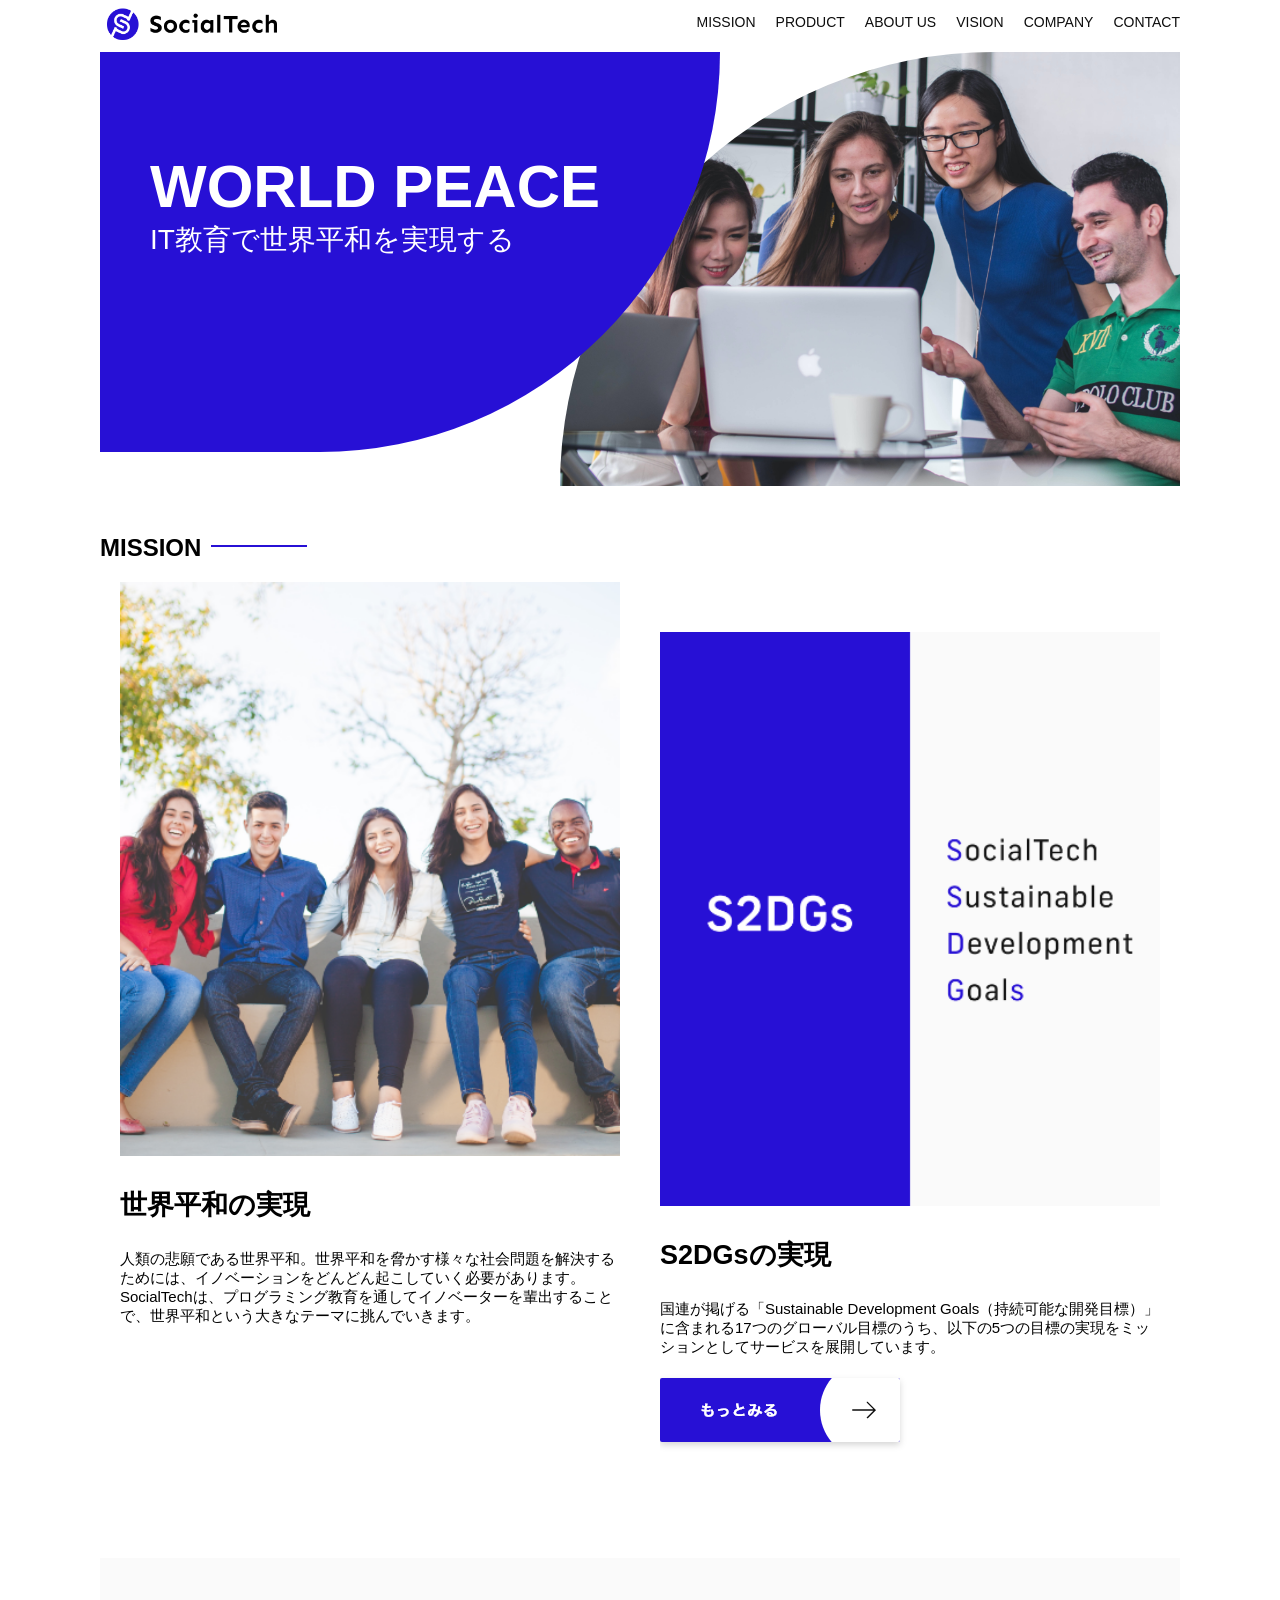
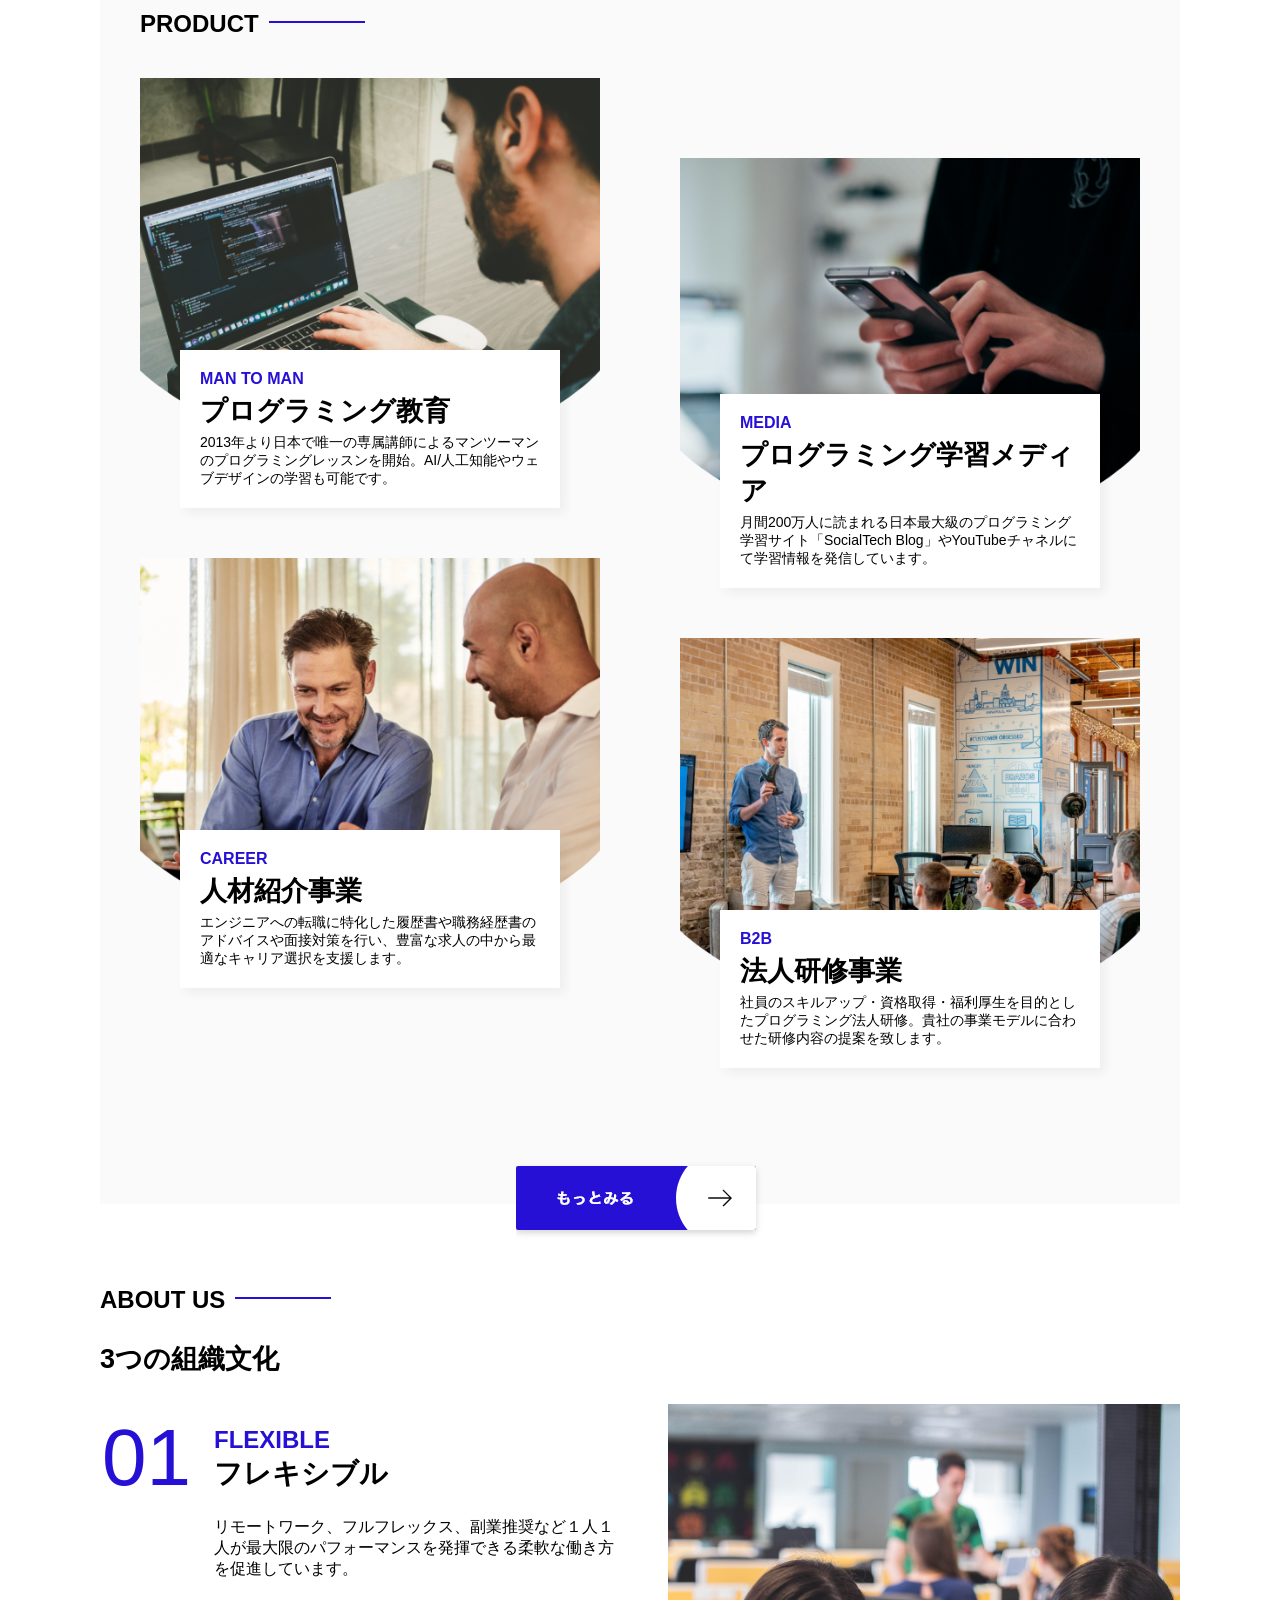
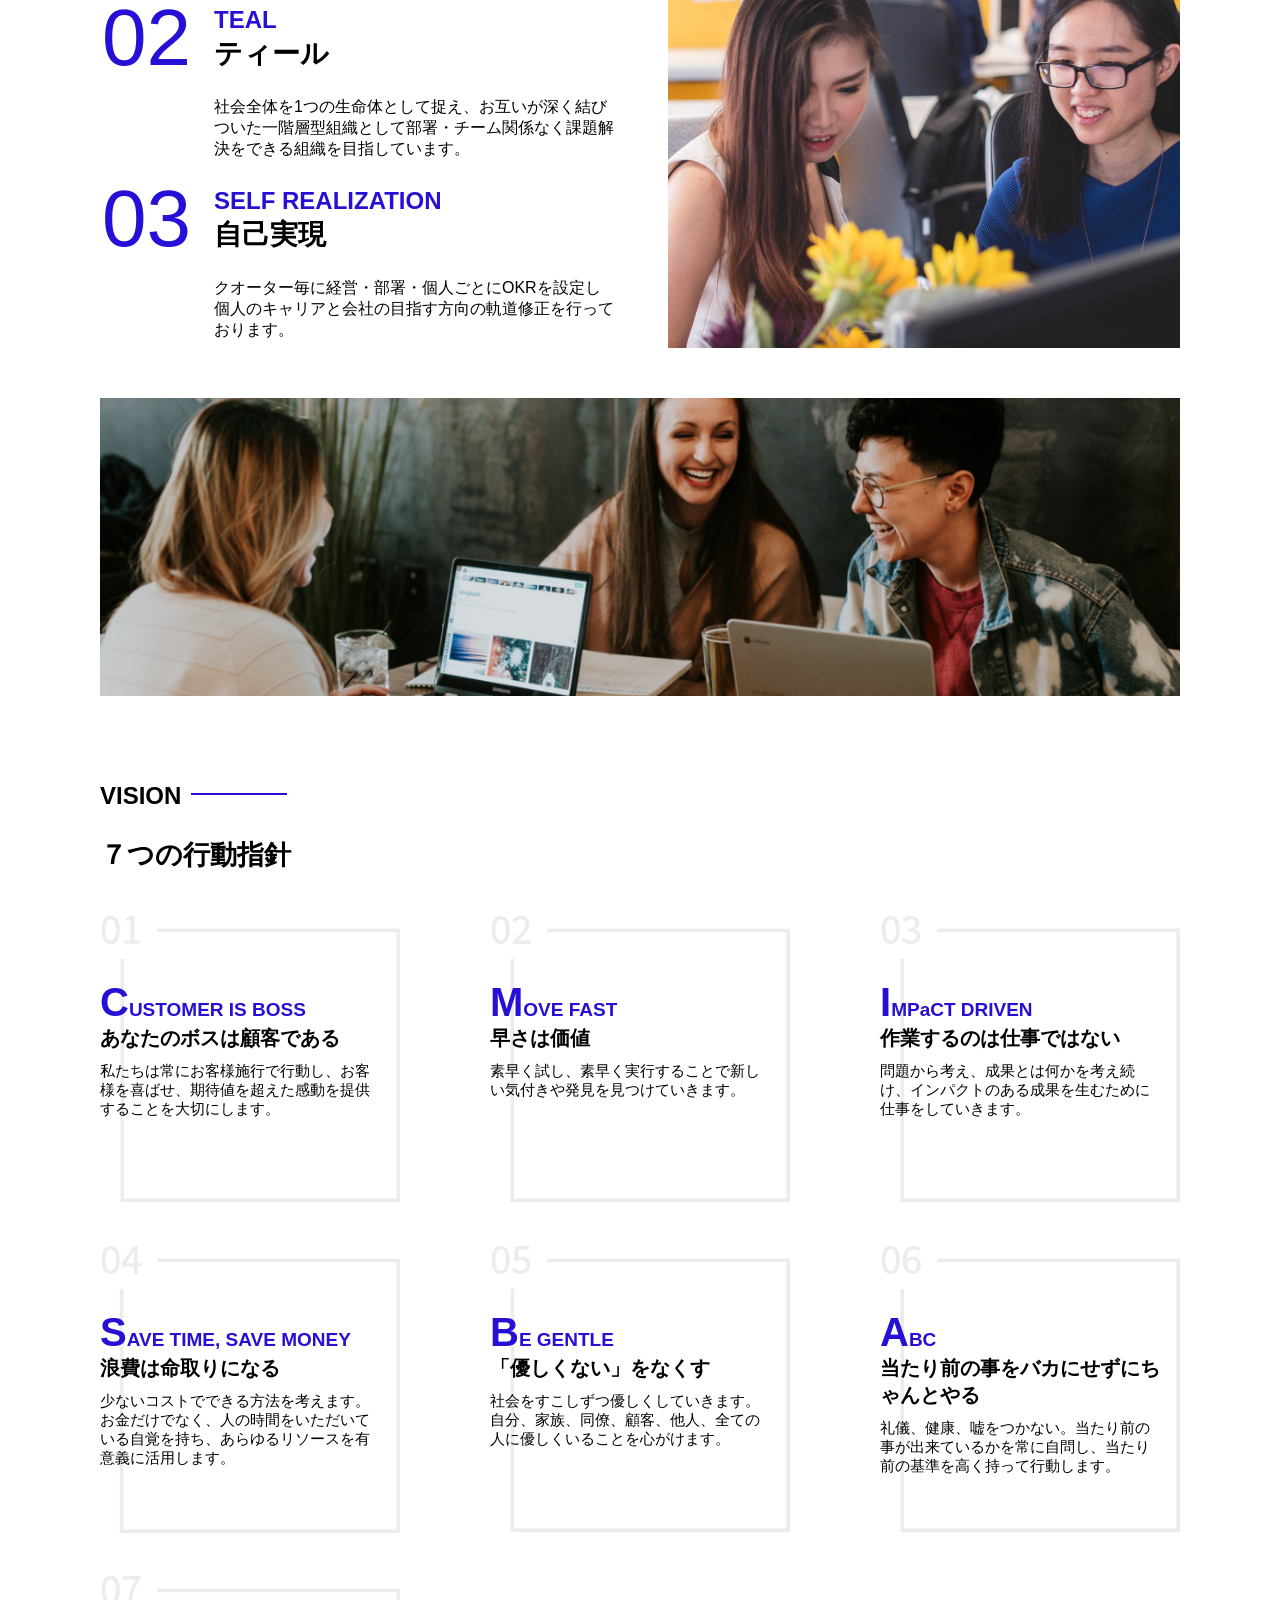
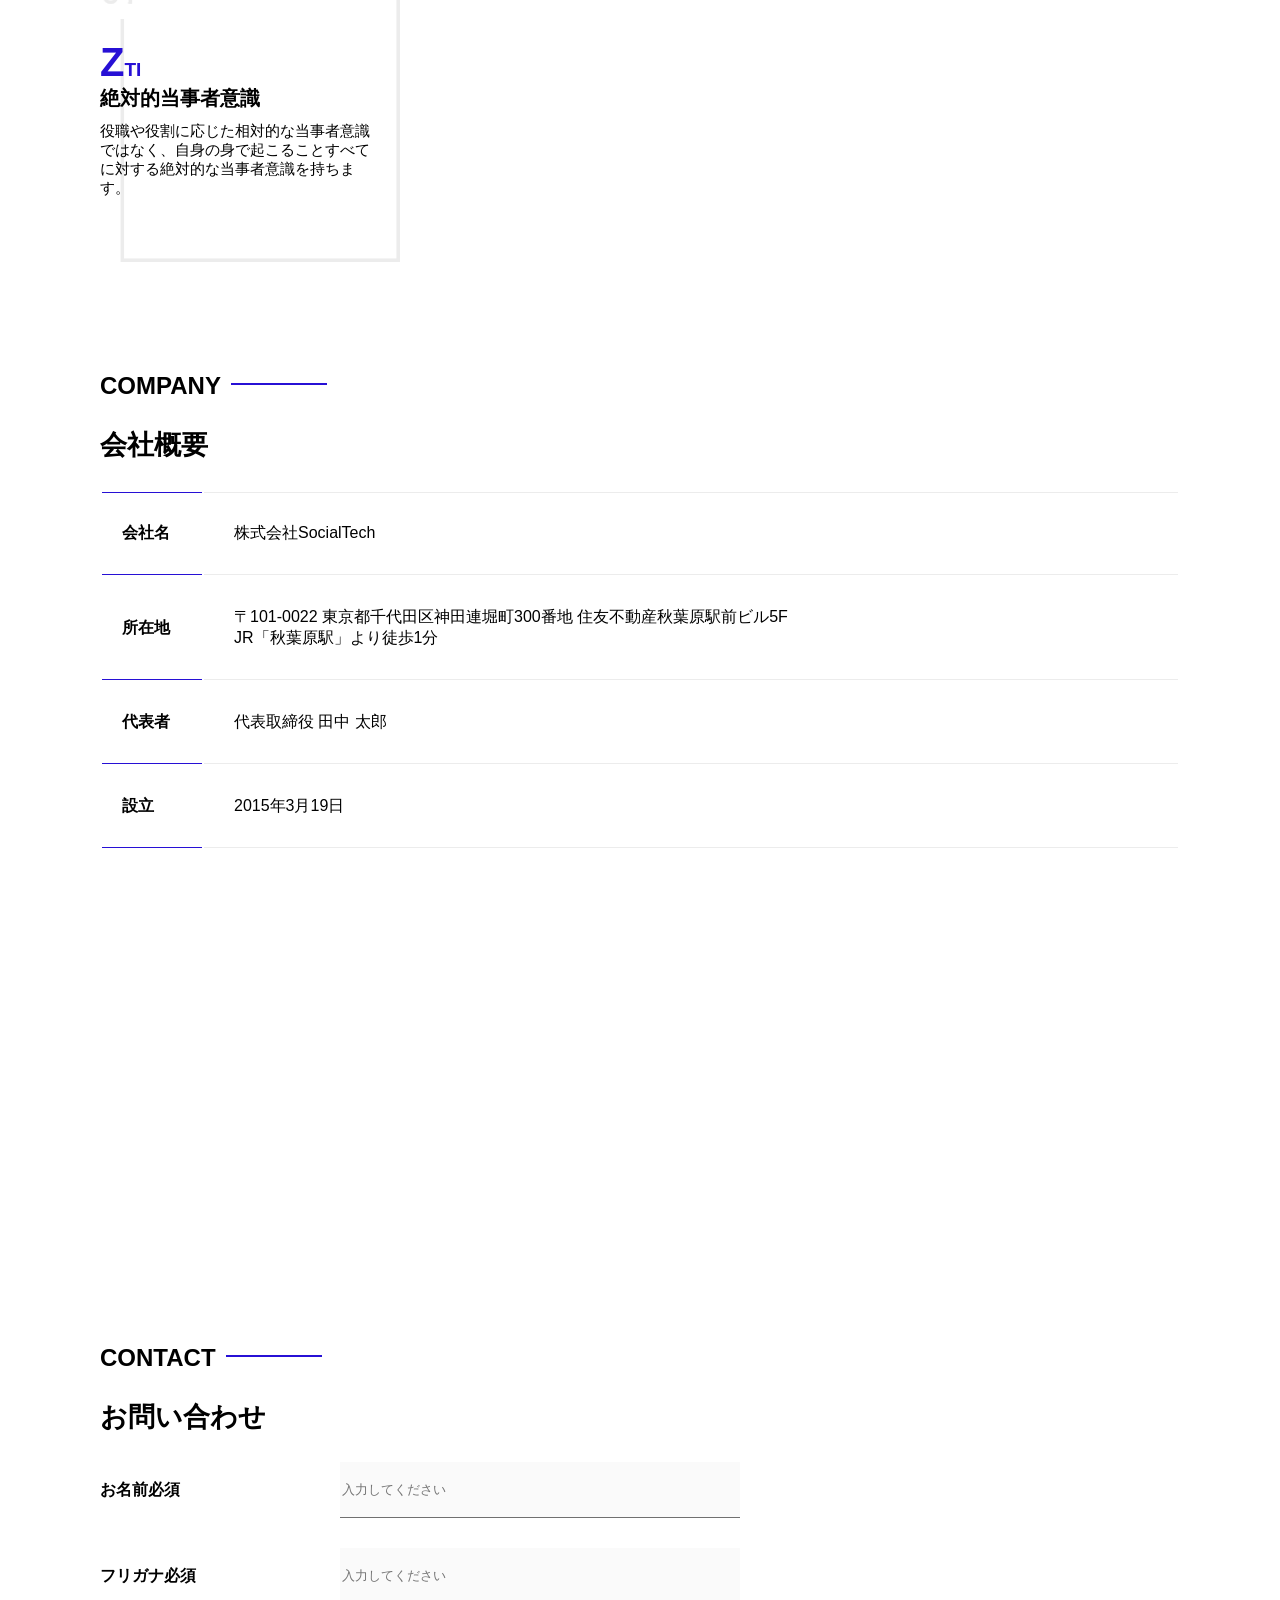
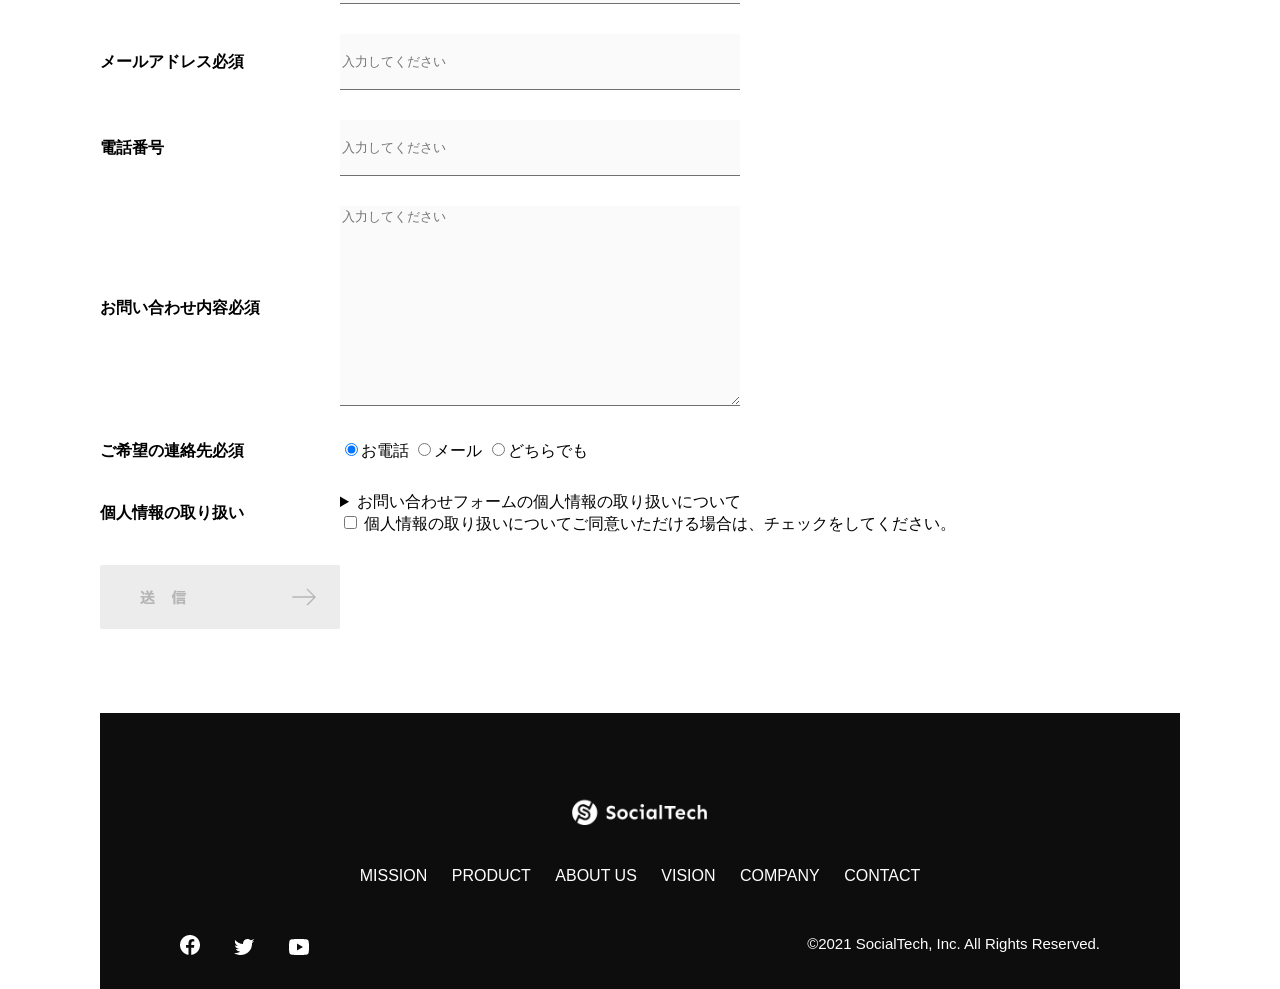
<file: kadai_tutorial_output/index.html>
<!DOCTYPE html>
<html>
 <head>
  <title>SocialTech</title><!--ブラウザのタブの部分-->
  <meta charset="UTF-8"><!--文字コード-->
  <meta name="description" content="SocialTechはEdTech業界のリーディングカンパニーを目指します。">
  <!--Webページの説明文-->
  <meta name="viewport" content="width=device-width, initial-scale=1.0">
  <!--ビューポート。幅（width）：device-width ⇐画面サイズに合わせていっぱいに広げる
      拡大率（initial-scale）：等倍（1.0）⇐拡大縮小を行わない-->
  <link rel="stylesheet" href="style.css">
  </head>
<body>

  <!--ヘッダー-->
  <header>
    <!--ロゴ-->
    <a href="index.html" id="logo">
      <img src="images/logo.png" alt="トップページに戻る">
    </a>

    <!--PC用ナビゲーション-->
    <nav id="nav-pc">
      <ul>

        <li><a href="mission.html">MISSION</a></li>
        <li><a href="product.html">PRODUCT</a></li>
        <li><a href="index.html#aboutus">ABOUT US</a></li>
        <li><a href="index.html#vision">VISION</a></li>
        <li><a href="index.html#company">COMPANY</a></li>
        <li><a href="index.html#contact">CONTACT</a></li>

      </ul>
    </nav>

    <!--　スマホ用メニューボタン　-->
    <button id="menu-sp" onclick="document.getElementById('nav-sp').style.display = 'block'">
      <img src="images/button-menu.png" alt="ナビゲーションを開く">
    </button>

    <!--　スマホ用ナビゲーション　-->
    <div id="nav-sp">

      <button id="close" onclick="document.getElementById('nav-sp').style.display = 'none'">
        <img src="images/button-close.png" alt="ナビゲーションを閉じる">
      </button>

      <nav>
        <ul>

          <li>
            <a id="logo-sp" href="index.html" onclick="document.getElementById('nav-sp').style.display = 'none'"><img src="images/logo-sp.png" alt="トップページに戻る"></a>
          </li>

          <li><a class="menu" href="mission.html" onclick="document.getElementById('nav-sp').style.display = 'none'">MISSION</a></li>
          <li><a class="menu" href="product.html" onclick="document.getElementById('nav-sp').style.display = 'none'">PRODUCT</a></li>
          <li><a class="menu" href="index.html#aboutus" onclick="document.getElementById('nav-sp').style.display = 'none'">ABOUT US</a></li>
          <li><a class="menu" href="index.html#vision" onclick="document.getElementById('nav-sp').style.display = 'none'">VISION</a></li>
          <li><a class="menu" href="index.html#company" onclick="document.getElementById('nav-sp').style.display = 'none'">COMPANY</a></li>
          <li><a class="menu" href="index.html#contact" onclick="document.getElementById('nav-sp').style.display = 'none'">CONTACT</a></li>
          <!--　JavaScriptの記述箇所　-->
          <!--　onclick="document.getElementById('nav-sp').style.display = 'none'"　-->

        </ul>
      </nav>

      <div id="sns">

        <a href="https://www.facebook.com/sejuku2013">
          <img src="images/button-facebook.png" alt="Facebookのリンク">
        </a>

        <a href="https://twitter.com/samuraijuku">
          <img src="images/button-twitter.png" alt="Twitterのリンク">
        </a>

        <a href="https://www.youtube.com/channel/UCCFOQO5aDK0xXam4cUQXT8g">
          <img src="images/button-youtube.png" alt="YouTubeのリンク">
        </a>

      </div>

    </div>
  </header>
  <main>
    <article>
      <!--メインビジュアル-->
      <section id="main-visual">
        <div id="main-message">
          <h1>WORLD PEACE</h1>
          <p>IT教育で世界平和を実現する</p>
        </div>
        <img src="images/index/index-main.png" alt="PCの周りに集まる多国籍の仲間たち">
      </section>

      <!--ミッション-->
      <section id="mission">
        <h2 class="index-h2">MISSION</h2>
        <div id="mission-flex">
          <div>
            <img id="mission-photo" src="images/index/index-mission.png" alt="野外のベンチで写真を撮影する多国籍の仲間たち">
            <h3>世界平和の実現</h3>
            <p>
              人類の悲願である世界平和。世界平和を脅かす様々な社会問題を解決するためには、イノベーションをどんどん起こしていく必要があります。SocialTechは、プログラミング教育を通してイノベーターを輩出することで、世界平和という大きなテーマに挑んでいきます。
            </p>
          </div>
          <div>
            <img id="s2dgs" src="images/index/s2dgs.png" alt="S2DGs">
            <h3>S2DGsの実現</h3>
            <p>国連が掲げる「Sustainable Development Goals（持続可能な開発目標）」に含まれる17つのグローバル目標のうち、以下の5つの目標の実現をミッションとしてサービスを展開しています。</p>
            <a href="mission.html">
              <img src="images/button-more.png" alt="もっとみる">
            </a>
          </div>
        </div>
      </section>
      
      <!-- プロダクト -->
       <section id="product">
        <h2 class="index-h2">PRODUCT</h2>

        <div class="product-flex">
          <div id="product-left">
            <div>
              <img class="product-photo" src="images/index/index-mantoman.png" alt="PCでコードを書く男性">
              <div class="product-explain">
                <span>MAN TO MAN</span>
                <h3>プログラミング教育</h3>
                <p>2013年より日本で唯一の専属講師によるマンツーマンのプログラミングレッスンを開始。AI/人工知能やウェブデザインの学習も可能です。</p>
              </div>
            </div>

            <div>
              <img class="product-photo" src="images/index/index-career.png" alt="笑顔で話し合う2人の男性">
              <div class="product-explain">
                <span>CAREER</span>
                <h3>人材紹介事業</h3>
                <p>エンジニアへの転職に特化した履歴書や職務経歴書のアドバイスや面接対策を行い、豊富な求人の中から最適なキャリア選択を支援します。</p>
              </div>
            </div>
          </div>

          <div id="product-right">
            <div>
              <img class="product-photo" src="images/index/index-media.png" alt="スマートフォンを操作する人">
              <div class="product-explain">
                <span>MEDIA</span>
                <h3>プログラミング学習メディア</h3>
                <p>月間200万人に読まれる日本最大級のプログラミング学習サイト「SocialTech Blog」やYouTubeチャネルにて学習情報を発信しています。</p>
              </div>
            </div>

            <div>
              <img class="product-photo" src="images/index/index-b2b.png" alt="講演中の男性とそれを聴く人々">
              <div class="product-explain">
                <span>B2B</span>
                <h3>法人研修事業</h3>
                <p>社員のスキルアップ・資格取得・福利厚生を目的としたプログラミング法人研修。貴社の事業モデルに合わせた研修内容の提案を致します。</p>
              </div>
            </div>
          </div>
        </div>
        <div id="product-more">
          <a href="product.html">
            <img src="images/button-more.png" alt="もっとみる">
          </a>
        </div>
       </section>

       <!--　ABOUT　US　-->
       <section id="aboutus">
        <h2 class="index-h2">ABOUT US</h2>
        <h3>3つの組織文化</h3>
        <div>
          <table class="culture-table">
            <tr>
              <td class="culture-num">01</td>
              <th><span class="culture-en">FLEXIBLE</span><br>フレキシブル</th>
            </tr>
            <tr>
             <td>
              <!--　空のセル　-->
             </td>
             <td class="culture-description">リモートワーク、フルフレックス、副業推奨など１人１人が最大限のパフォーマンスを発揮できる柔軟な働き方を促進しています。</td>
            </tr>

            <tr>
              <td class="culture-num">02</td>
              <th><span class="culture-en">TEAL</span><br>ティール</th>
            </tr>
            <tr>
              <td>
                <!--　空のセル　-->
              </td>
              <td class="culture-description">社会全体を1つの生命体として捉え、お互いが深く結びついた一階層型組織として部署・チーム関係なく課題解決をできる組織を目指しています。</td>
            </tr>

            <tr>
              <td class="culture-num">03</td>
              <th><span class="culture-en">SELF REALIZATION</span><br>自己実現</th>
            </tr>
            <tr>
              <td>
                <!--　空のセル　-->
              </td>
              <td class="culture-description">クオーター毎に経営・部署・個人ごとにOKRを設定し個人のキャリアと会社の目指す方向の軌道修正を行っております。</td>
            </tr>
          </table>

          <img class="culture-img" src="images/index/index-aboutus1.png" alt="笑顔で話し合う２人の女性">
        </div>
        <img class="culture-img2" src="images/index/index-aboutus2.png" alt="笑顔で話し合う男女">
       </section>

       <!--　VISION　-->
       <section id="vision">
        <h2 class="index-h2">VISION</h2>
        <h3>７つの行動指針</h3>

        <div>
          <div class="vision-box">
            <img src="images/index/vision-01.png" alt="01">
            <div>
              <h4>CUSTOMER IS BOSS</h4>
              <h5>あなたのボスは顧客である</h5>
              <p>私たちは常にお客様施行で行動し、お客様を喜ばせ、期待値を超えた感動を提供することを大切にします。</p>
            </div>
          </div>

        <div class="vision-box">
          <img src="images/index/vision-02.png" alt="02">
          <div>
            <h4>MOVE FAST</h4>
            <h5>早さは価値</h5>
            <p>素早く試し、素早く実行することで新しい気付きや発見を見つけていきます。</p>
          </div>
        </div>

        <div class="vision-box">
         <img src="images/index/vision-03.png" alt="03">
         <div>
          <h4>IMPaCT DRIVEN</h4>
          <h5>作業するのは仕事ではない</h5>
          <p>問題から考え、成果とは何かを考え続け、インパクトのある成果を生むために仕事をしていきます。</p>
         </div>
        </div>

        <div class="vision-box">
          <img src="images/index/vision-04.png" alt="04">
          <div>
            <h4>SAVE TIME, SAVE MONEY</h4>
            <h5>浪費は命取りになる</h5>
            <p>少ないコストでできる方法を考えます。お金だけでなく、人の時間をいただいている自覚を持ち、あらゆるリソースを有意義に活用します。</p>
          </div>
        </div>

        <div class="vision-box">
          <img src="images/index/vision-05.png" alt="05">
          <div>
            <h4>BE GENTLE</h4>
            <h5>「優しくない」をなくす</h5>
            <p>社会をすこしずつ優しくしていきます。自分、家族、同僚、顧客、他人、全ての人に優しくいることを心がけます。</p>
          </div>
        </div>

        <div class="vision-box">
          <img src="images/index/vision-06.png" alt="06">
          <div>
            <h4>ABC</h4>
            <h5>当たり前の事をバカにせずにちゃんとやる</h5>
            <p>礼儀、健康、嘘をつかない。当たり前の事が出来ているかを常に自問し、当たり前の基準を高く持って行動します。</p>
          </div>
        </div>

        <div class="vision-box">
          <img src="images/index/vision-07.png" alt="07">
          <div>
            <h4>ZTI</h4>
            <h5>絶対的当事者意識</h5>
            <p>役職や役割に応じた相対的な当事者意識ではなく、自身の身で起こることすべてに対する絶対的な当事者意識を持ちます。</p>
          </div>
        </div>
        </div>
       </section>

       <!--　COMPANY　-->
       <section id="company">
        <h2 class="index-h2">COMPANY</h2>
        <h3>会社概要</h3>
        
        <table id="company-table">
          <tr>
            <th class="tableheader tableheader-first">会社名</th>
            <td class="cell cell-first">株式会社SocialTech</td>
          </tr>

          <tr>
            <th class="tableheader">所在地</th>
            <td class="cell">〒101-0022 東京都千代田区神田連堀町300番地 住友不動産秋葉原駅前ビル5F<br>JR「秋葉原駅」より徒歩1分</td>
          </tr>

          <tr>
            <th class="tableheader">代表者</th>
            <td class="cell">代表取締役 田中 太郎</td>
          </tr>

          <tr>
             <th class="tableheader">設立</th>
             <td class="cell">2015年3月19日</td>
          </tr>
        </table>

        <iframe
        src="https://www.google.com/maps/embed?pb=!1m18!1m12!1m3!1d3240.0688551336807!2d139.7720776771055!3d35.69992317258124!2m3!1f0!2f0!3f0!3m2!1i1024!2i768!4f13.1!3m3!1m2!1s0x60188fee13660e23%3A0x77137876edf742ac!2z5L2P5Y-L5LiN5YuV55Sj56eL6JGJ5Y6f6aeF5YmN44OT44Or!5e0!3m2!1sja!2sjp!4v1704858013291!5m2!1sja!2sjp"
        style="border: 0" allowfullscreen="" loading="lazy">
        </iframe>
       </section>

       <!--　お問い合わせフォーム　-->
       <section id="contact">
        <h2 class="index-h2">CONTACT</h2>
        <h3>お問い合わせ</h3>

        <form>
          <div>

            <div class="contact-heading">
              <label class="contact-label">お名前<span class="contact-span">必須</span></label>
            </div>

            <div>
              <input type="text" name="name" placeholder="入力してください" class="contact-textbox">
            </div>

          </div>

          <div>

            <div class="contact-heading">
              <label class="contact-label">フリガナ<span class="contact-span">必須</span></label>
            </div>

            <div>
              <input type="text" name="hurigana" placeholder="入力してください" class="contact-textbox">
            </div>

          </div>

          <div>

            <div class="contact-heading">
              <label class="contact-label">メールアドレス<span class="contact-span">必須</span></label>
            </div>

            <div>
              <input type="text" name="email" placeholder="入力してください" class="contact-textbox">
            </div>

          </div>

          <div>

            <div class="contact-heading">
              <label class="contact-label">電話番号</label>
            </div>

            <div>
              <input type="text" name="tel" placeholder="入力してください" class="contact-textbox">
            </div>

          </div>

          <div>

            <div class="contact-heading">
              <label class="contact-label">お問い合わせ内容<span class="contact-span">必須</span></label>
            </div>

            <div>
              <textarea class="contact-textarea" placeholder="入力してください" name="message"></textarea>
            </div>

          </div>

          <div>

            <div class="contact-heading">
              <label class="contact-label">ご希望の連絡先<span class="contact-span">必須</span></label>
            </div>

            <div>
              <input class="radiobutton" type="radio" value="tel" name="contact" checked><label>お電話</label>
              <input class="radiobutton" type="radio" value="mail" name="contact"><label>メール</label>
              <input class="radiobutton" type="radio" value="both" name="contact"><label>どちらでも</label>
            </div>

          </div>

          <div>

            <div class="contact-heading">
              <label class="contact-label">個人情報の取り扱い</label>
            </div>

            <div>
              <details>

                <summary>お問い合わせフォームの個人情報の取り扱いについて</summary>
                
                <div>
                  <dl>

                    <dt>１．組織の名称又は氏名</dt>
                    <dd>株式会社SocialTech</dd>

                    <dt>２．個人情報保護管理者（若しくはその代理人）の氏名又は職名、所属及び連絡先</dt>
                    <dd>
                      <p>鈴木 一郎 コーポレート部</p>
                      <p>メールアドレス：samurai@example.com</p>
                      <p>TEL：03-1234-5678</p>
                    </dd>

                    <dt>３．個人情報の利用目的</dt>
                    <dd>
                      <ul>
                        <li>本サービス及び本サービスに関連する情報の提供又はそれらに関する連絡のため</li>
                        <li>ユーザーの本人確認のため</li>
                        <li>当社サービスのご案内のため</li>
                        <li>当社の商品等の広告または宣伝（電子メールによるものを含むものとします。）</li>
                      </ul>
                    </dd>

                    <dt>４．個人情報の取り扱い業務の委託</dt>
                    <dd>個人情報の取扱業務の全部または一部を外部に業務委託する場合があります。その際、弊社は、個人情報を適切に保護できる管理体制を敷き実行していることを条件として委託先を厳選したうえで、機密保持契約を委託先と締結し、お客様の個人情報を厳密に管理させます。</dd>

                    <dt>５．個人情報の開示等の請求</dt>
                    <dd>
                      お客様は、弊社に対してご自身の個人情報の開示等（利用目的の通知、開示、内容の訂正・追加・削除、利用の停止または消去、第三者への提供の停止）に関して、当社問合わせ窓口に申し出ることができます。<br>
                      その際、弊社はお客様ご本人を確認させていただいたうえで、合理的な期間内に対応いたします。<br>
                      なお、個人情報に関する弊社問合わせ先は、次の通りです。
                    </dd>

                    <dd>
                      <p>株式会社SocialTech  個人情報問合せ窓口</p>
                      <p>〒150-0043  東京都千代田区神田練塀町300番地 住友不動産秋葉原駅前ビル5F</p>
                      <p>メールアドレス：samurai@example.com  TEL：03-1234-5678</p>
                    </dd>

                    <dt>６．個人情報を提供されることの任意性について</dt>
                    <dd>お客様がご自身の個人情報を弊社に提供されるか否かは、お客様のご判断によりますが、もしご提供されない場合には、適切なサービスが提供できない場合がありますので予めご了承ください。</dd>

                  </dl>
                </div>

              </details>
              <input type="checkbox" name="agree">
              <span>個人情報の取り扱いについてご同意いただける場合は、チェックをしてください。</span>

            </div>
          </div>

          <input type="image" src="images/button-submit.png" alt="送信する">
        </form>
       </section>
    </article>
  </main>

  <footer>

    <div id="footer-logo">
      <img src="images/logo-sp.png" alt="SocialTech">
    </div>

    <div id="footer-link">
      <a href="mission.html">MISSION</a>
      <a href="product.html">PRODUCT</a>
      <a href="index.html#aboutus">ABOUT US</a>
      <a href="index.html#vision">VISION</a>
      <a href="index.html#company">COMPANY</a>
      <a href="index.html#contact">CONTACT</a>
    </div>

      <div id="sns-footer">

        <div class="sns-btns">
          <a href="https://www.facebook.com/sejuku2013"><img src="images/button-facebook.png" alt="Facebookのリンク"></a>
          <a href="https://twitter.com/samuraijuku"><img src="images/button-twitter.png" alt="Twitterのリンク"></a>
          <a href="https://www.youtube.com/channel/UCCFOQO5aDK0xXam4cUQXT8g"><img src="images/button-youtube.png" alt="YouTubeのリンク"></a>
        </div>

        <p id="copyright">&copy;2021 SocialTech, Inc. All Rights Reserved.</p>

      </div>
      
  </footer>
</body>

</html>
</file>
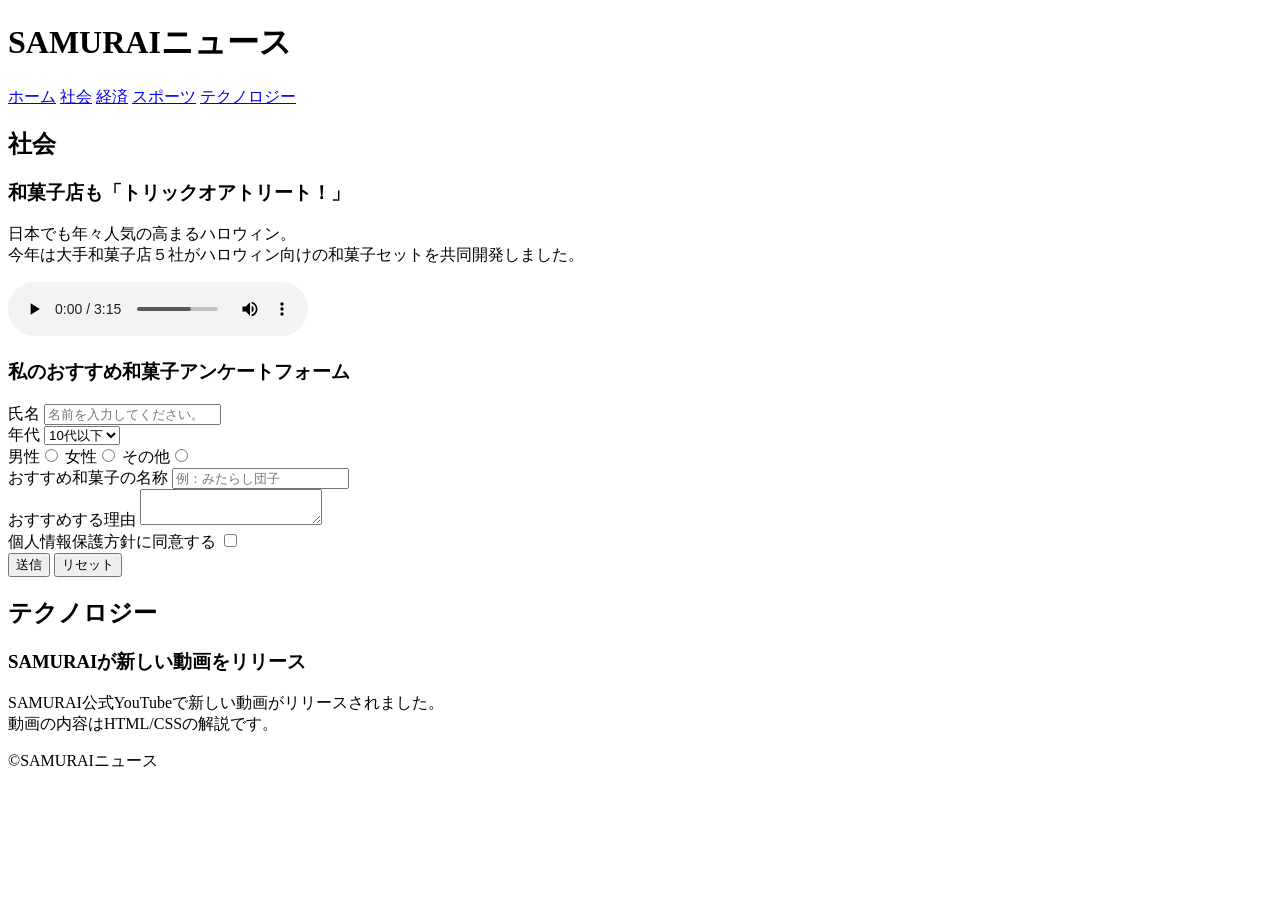
<file: kadai_008/kadai_008.html>
<!DOCTYPE html>
<html>
  <head>
    <title>8章課題</title>
    <meta name="description" content="このページは８章の課題です。">
    <meta charset="UTF-8">
  </head>
  <body>
    <header>
      <h1>SAMURAIニュース</h1>
      <nav>
        <a href="layout.html">ホーム</a>
        <a href="https://www.google.com">社会</a>
        <a href="https://www.google.com">経済</a>
        <a href="https://www.google.com">スポーツ</a>
        <a href="https://www.google.com">テクノロジー</a>
      </nav>
    </header>
    <main>
      <article>
        <h2>社会</h2>
        <section>
         <h3>和菓子店も「トリックオアトリート！」</h3>
          <p>日本でも年々人気の高まるハロウィン。<br>
             今年は大手和菓子店５社がハロウィン向けの和菓子セットを共同開発しました。</p>
             <audio src="ichi.mp3" controls></audio>
        </section>
        <section>
          <h3>私のおすすめ和菓子アンケートフォーム</h3>
          <form>
            <label>氏名</label>
           <input type="text" placeholder="名前を入力してください。">
           <br>

           <label>年代</label>
           <select>
            <option>10代以下</option>
            <option>20代</option>
            <option>30代</option>
            <option>40代以上</option>
           </select>
           <br>

           <label>男性</label><input type="radio" name="gender">
           <label>女性</label><input type="radio" name="gender">
           <label>その他</label><input type="radio" name="gender">
           <br>

           <label>おすすめ和菓子の名称</label>
           <input type="text" placeholder="例：みたらし団子">
           <br>

           <label>おすすめする理由</label>
           <textarea></textarea>
           <br>

           <label>個人情報保護方針に同意する</label>
           <input type="checkbox">
           <br>

           <input type="submit" value="送信">
           <input type="reset" value="リセット">
          </form>
        </section>
      </article>
      <article>
        <h2>テクノロジー</h2>
        <section>
          <h3>SAMURAIが新しい動画をリリース</h3>
          <p>SAMURAI公式YouTubeで新しい動画がリリースされました。<br>
             動画の内容はHTML/CSSの解説です。</p>
        </section>
      </article>
    </main>
    <footer>
      <p>&copy;SAMURAIニュース</p>
    </footer>
  </body>
</html>
</file>
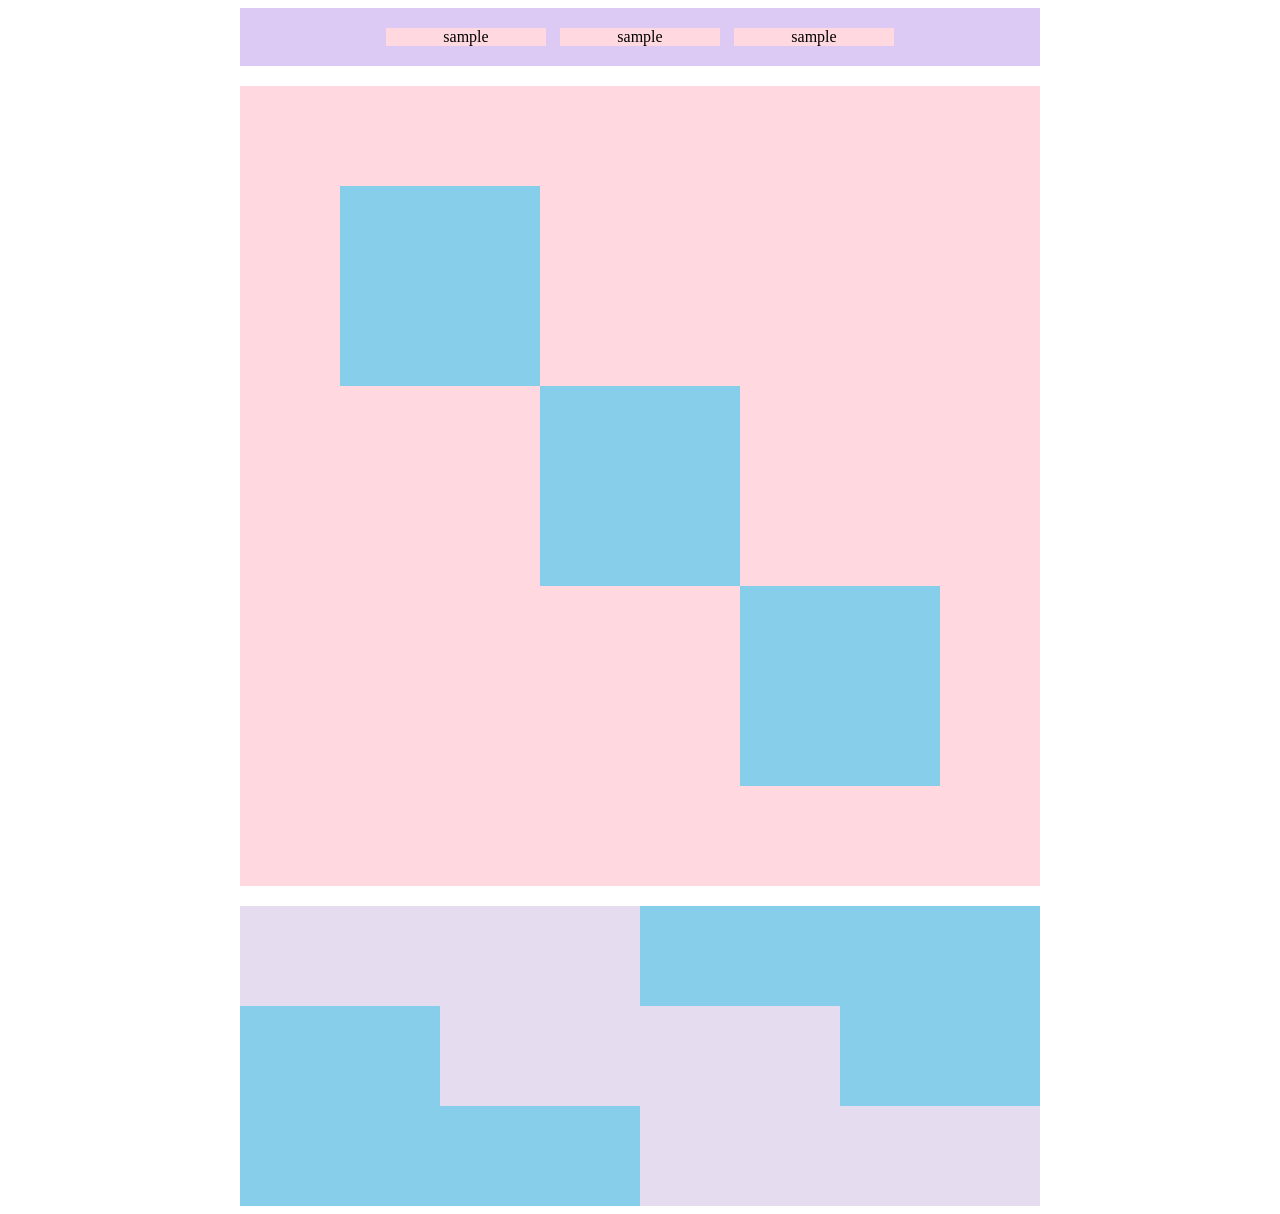
<file: kadai_018/kadai_018.html>
<!DOCTYPE html>
<html>
<head>
  <meta charset="UTF-8">
  <link rel="stylesheet" href="style.css">
  <meta name="description" content="このページは18章の課題です。">
  <title>18章課題</title>
</head>
<body>
  <div id="top">
    <p class="top-child">sample</p>
    <p class="top-child">sample</p>
    <p class="top-child">sample</p>
  </div>
  <div id="middle">
    <div id="middle-child01"></div>
    <div id="middle-child02"></div>
    <div id="middle-child03"></div>
  </div>
  <div id="bottom">
    <div id="bottom-child01"></div>
    <div id="bottom-child02"></div>
    <div id="bottom-child03"></div>
  </div>
</body>
</html>
</file>
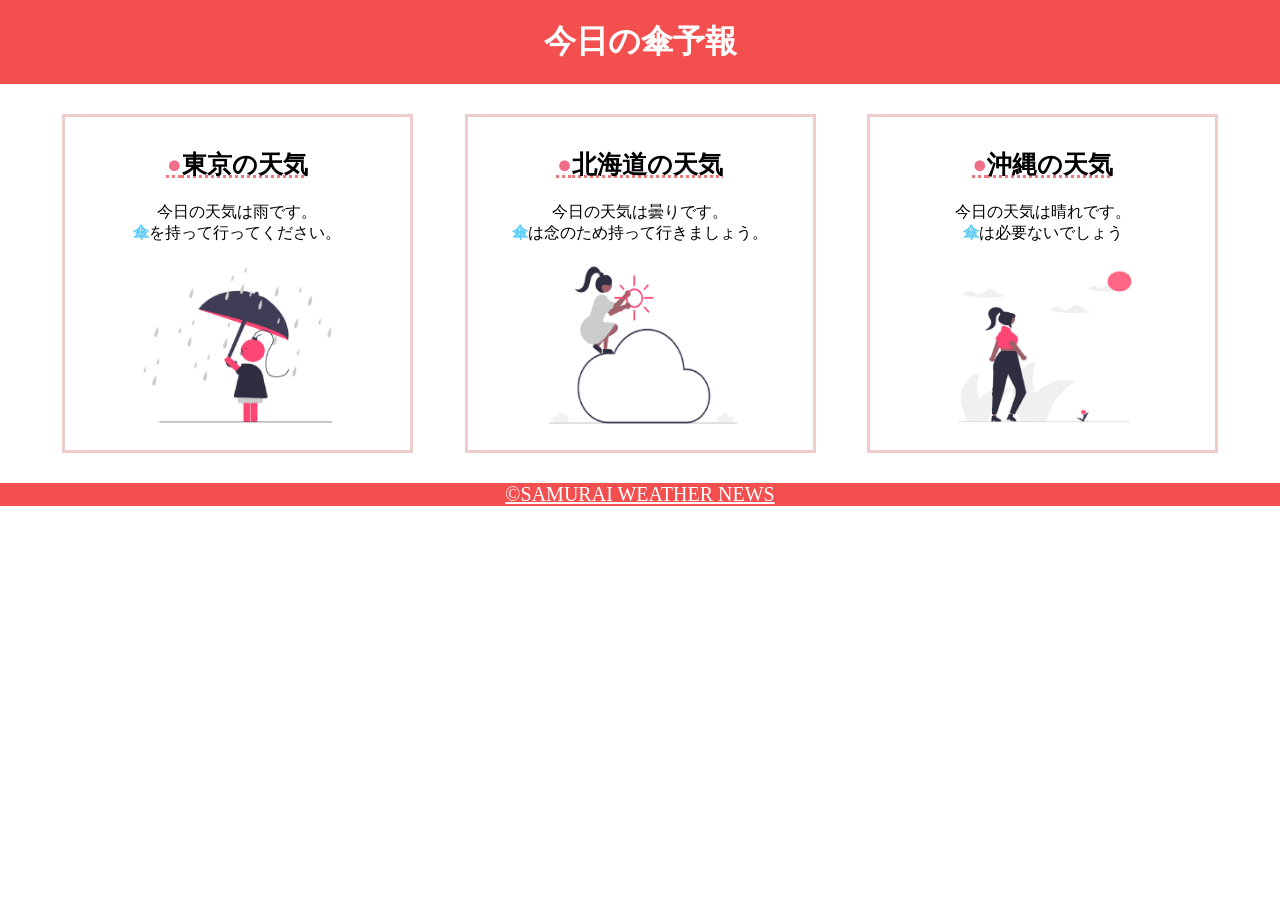
<file: kadai_022/kadai_022.html>
<!DOCTYPE html>
<html>
    <head>
        <meta charset="UTF-8">
        <meta name="viewport" content="width=device-width, initial-scale=1.0">
        <link rel="stylesheet" href="style.css">
        <meta name="description" content="このページは22章の課題です。">
        <title>22章課題</title>
    </head>
    <body>
       
        <header>
            <h1>今日の傘予報</h1>
        </header>  
 
        <main>

            <div id="parent">
                <div class="contents">
                    <h2>東京の天気</h2>
                    <p>今日の天気は雨です。</p>
                    <p>傘を持って行ってください。</p>
                    <img src="images/rainy.png" alt="雨">
                </div>
 
                <div class="contents">
                    <h2>北海道の天気</h2>
                    <p>今日の天気は曇りです。</p>
                    <p>傘は念のため持って行きましょう。</p>
                    <img src="images/cloudy.png" alt="曇り">
                </div>
 
                <div class="contents">
                    <h2>沖縄の天気</h2>
                    <p>今日の天気は晴れです。</p>
                    <p>傘は必要ないでしょう</p>
                    <img src="images/sunny.png" alt="晴れ">
                </div>

            </div>    
 
        </main>
 
        <footer>
            <a href="https://www.sejuku.net/corp/">&copy;SAMURAI WEATHER NEWS</a>
         </footer>
 
    </body>
</html>
</file>
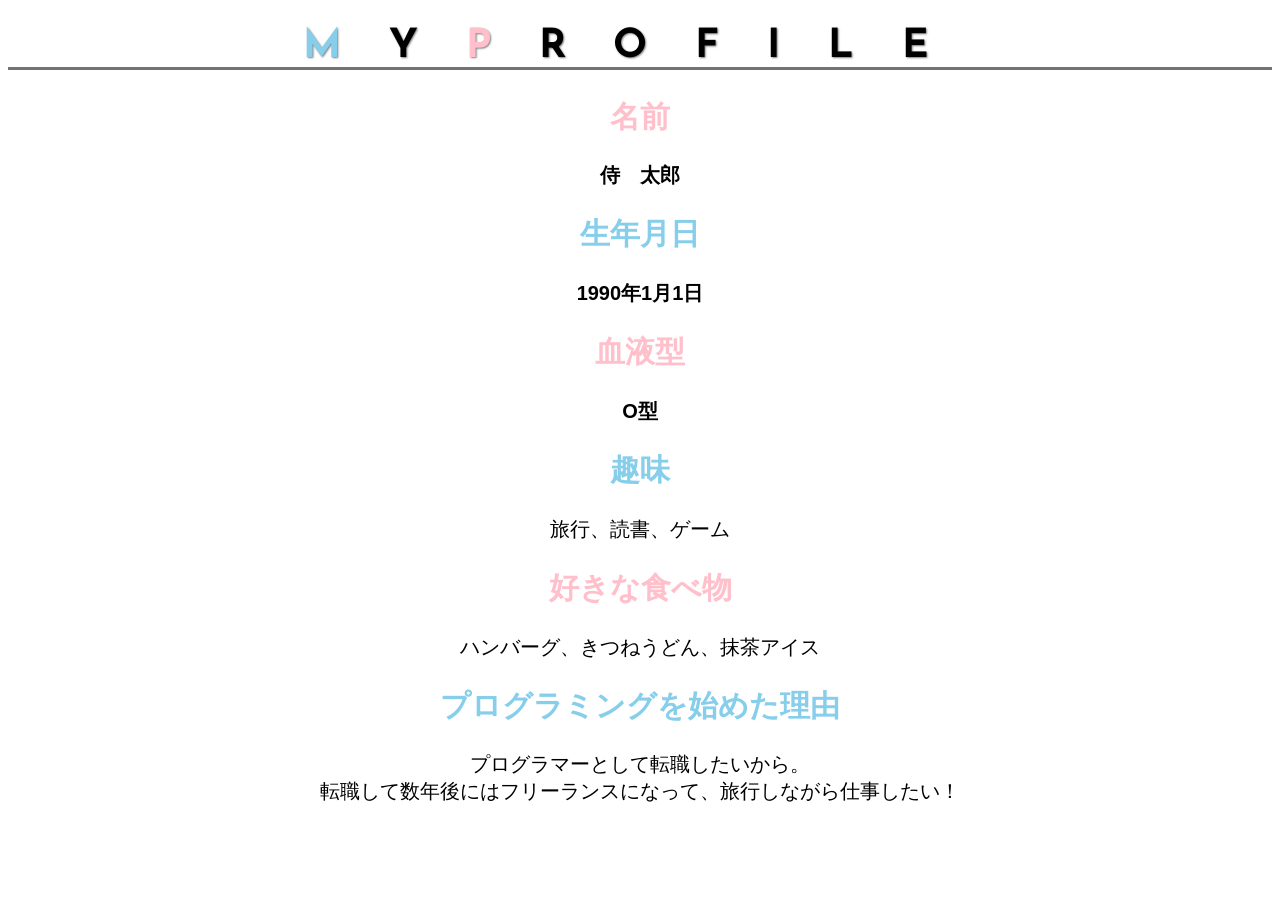
<file: kadai_15/kadai_015.html>
<!DOCTYPE html>
<head>

  <title>15章課題</title>
  <meta charset="UTF-8">
  <meta name="description" content="このページは15章の課題です。">
  <link rel="stylesheet" href="style.css">
  <link rel="preconnect" href="https://fonts.googleapis.com">
  <link rel="preconnect" href="https://fonts.gstatic.com" crossorigin>
  <link href="https://fonts.googleapis.com/css2?family=Josefin+Sans&display=swap" rel="stylesheet">

</head>

<body>

  <h1><span class="blue">M</span>Y<span class="pink">P</span>ROFILE</h1>
   <div id="basic">
    <h2 class="pink">名前</h2>
    <p>侍　太郎</p>
    <h2 class="blue">生年月日</h2>
    <p>1990年1月1日</p>
    <h2 class="pink">血液型</h2>
    <p>O型</p>
  </div>
  <h2 class="blue">趣味</h2>
  <p>旅行、読書、ゲーム</p>
  <h2 class="pink">好きな食べ物</h2>
  <p>ハンバーグ、きつねうどん、抹茶アイス</p>
  <h2 class="blue">プログラミングを始めた理由</h2>
  <p>プログラマーとして転職したいから。<br>転職して数年後にはフリーランスになって、旅行しながら仕事したい！</p>

</body>

</html>
</file>
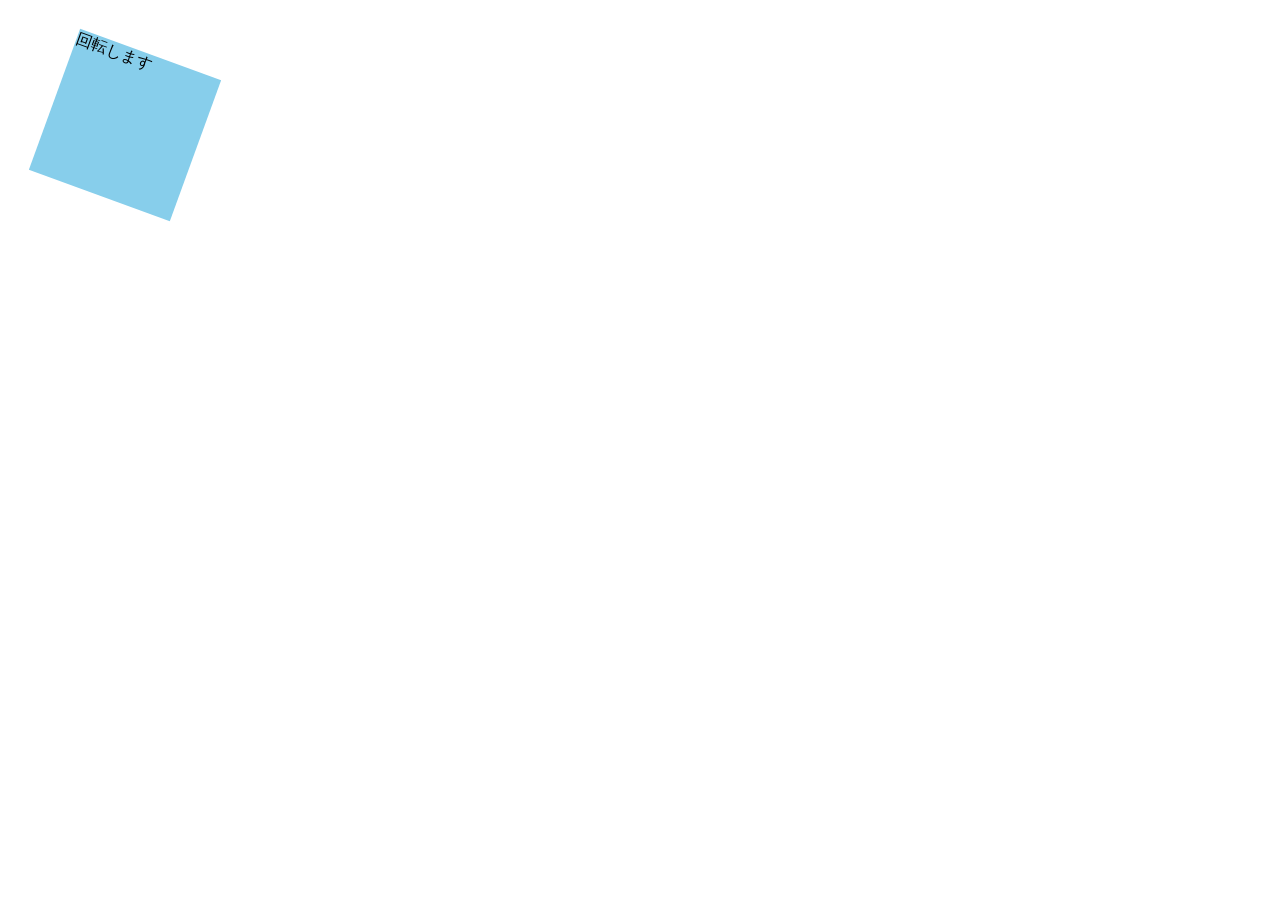
<file: kadai_mdn_css/mdn.html>
<!DOCTYPE html>
<html>

<head>
    <style>
        div {
            position: absolute;
            left: 50px;
            top: 50px;
            width: 150px;
            height: 150px;
            background-color: skyblue;
            rotate: 20deg;
        }
    </style>
</head>

<body>
    <div>
        回転します
    </div>

</body>

</html>
</file>
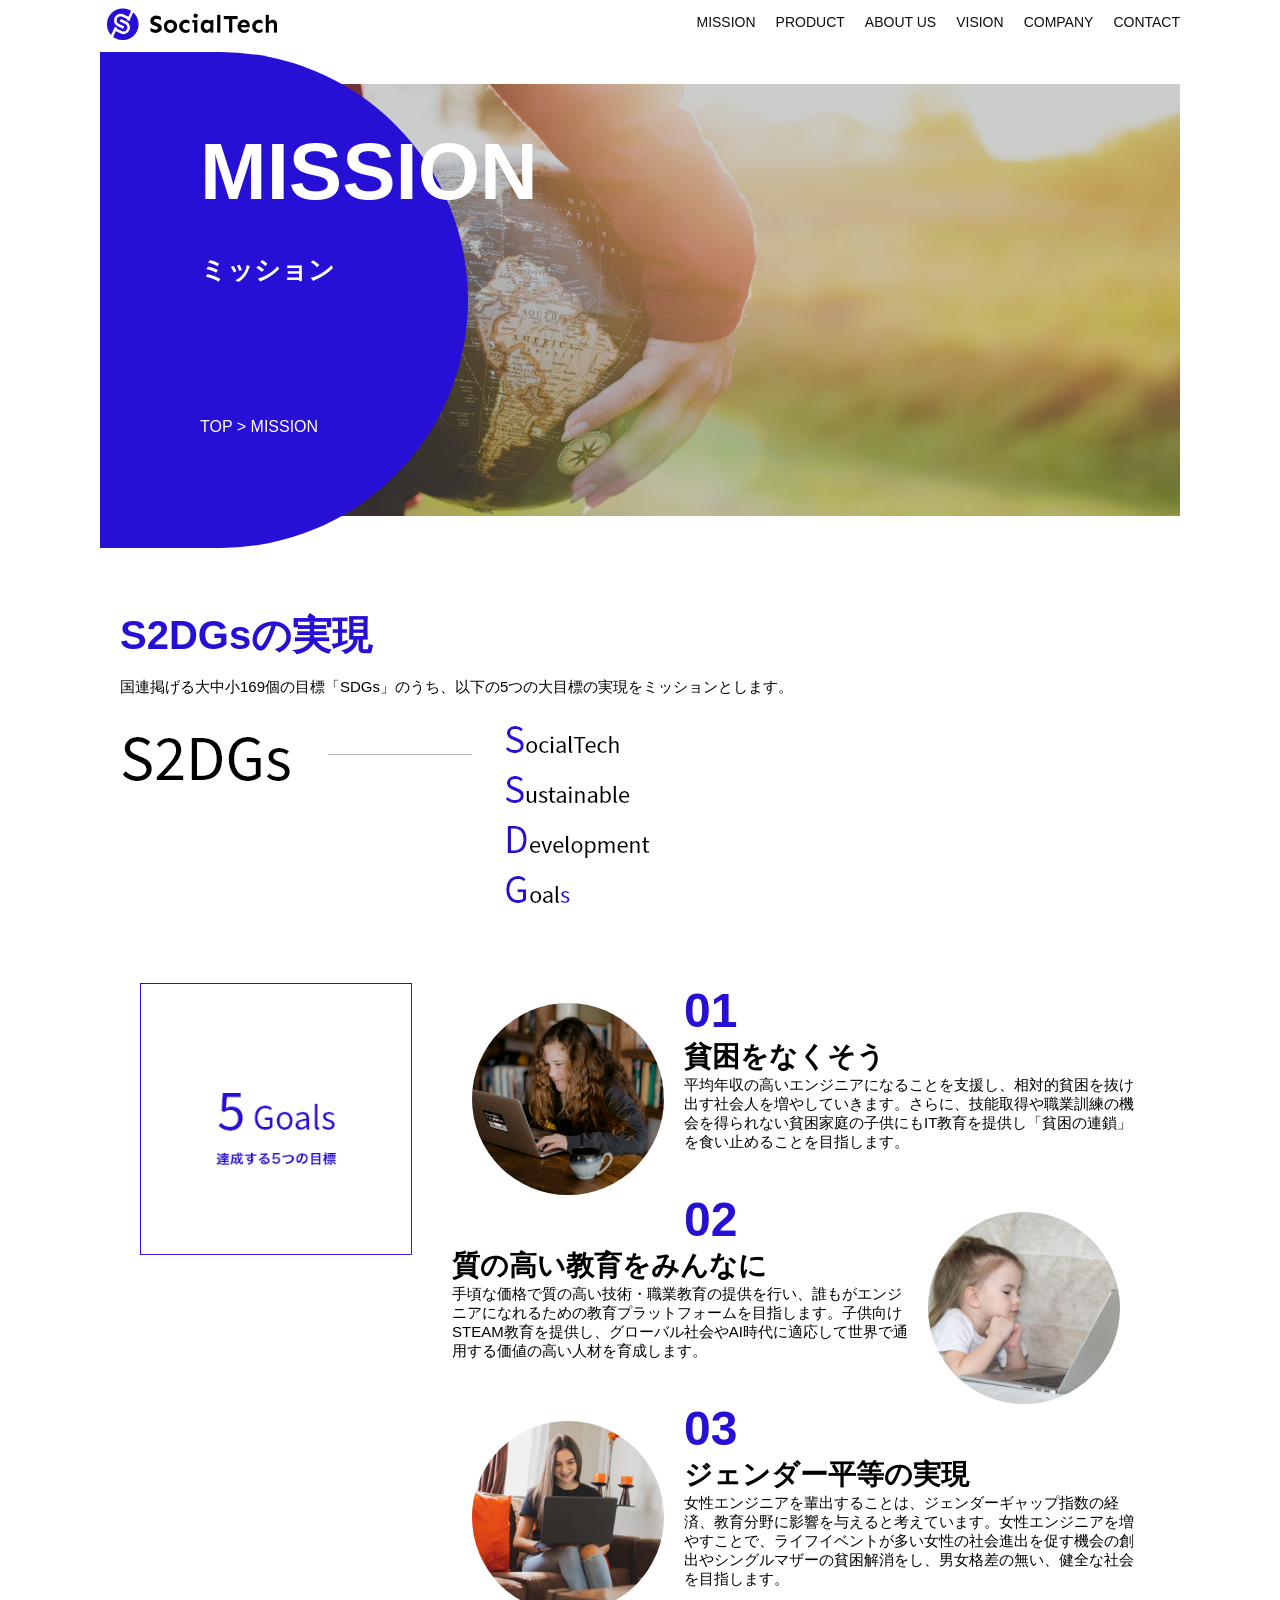
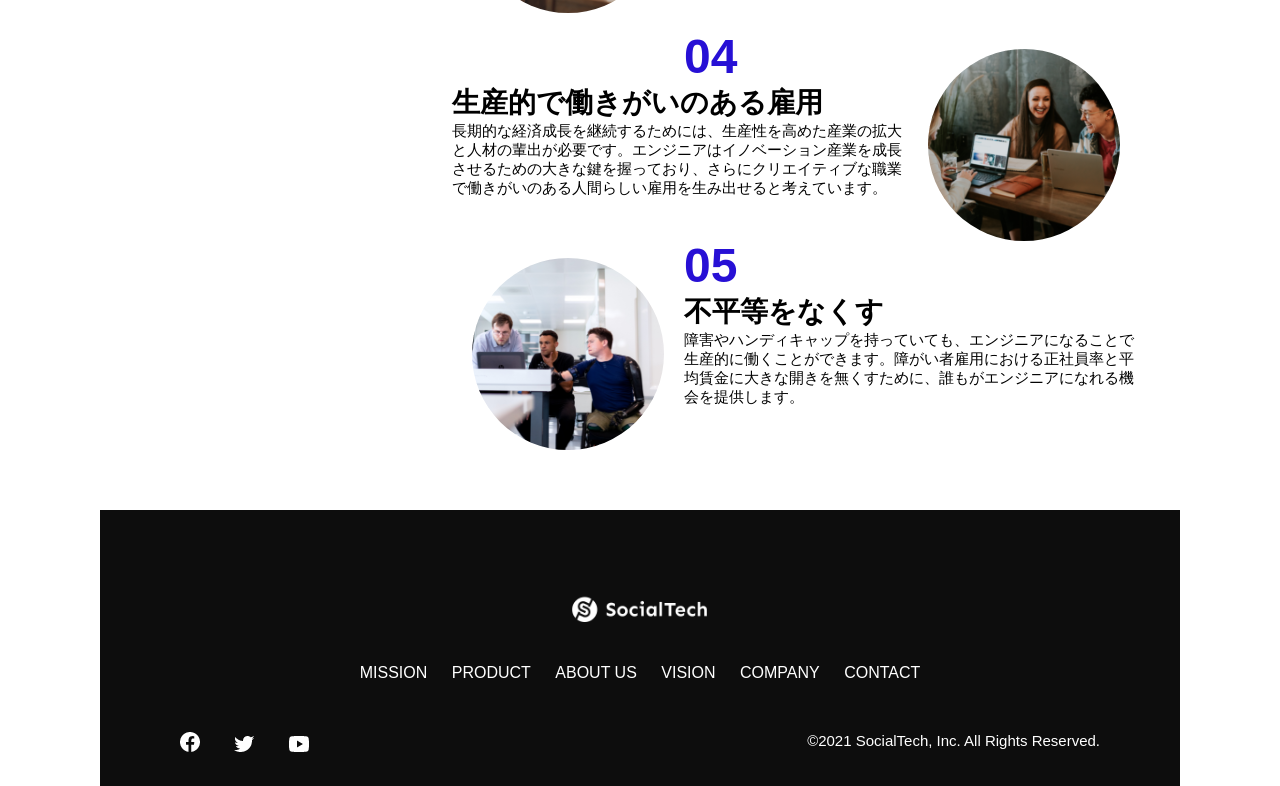
<file: kadai_tutorial_output/mission.html>
<!DOCTYPE html>
<html>
  <head>
    <title>SocialTech - MISSION ミッション</title>
    <meta charset="utf-8">
    <meta name="description" content="SocialTechが目指す5つの目標 (S2DGs) を紹介します">
    <meta name="viewport" content="width=device-width, initial-scale=1.0">
    <link rel="stylesheet" href="style.css">
  </head>

  <body>
    <!-- ヘッダー -->
    <header>
      <!-- ロゴ -->
      <a href="index.html" id="logo">
        <img src="images/logo.png" alt="トップページに戻る">
      </a>

      <!-- PC用ナビゲーション -->
      <nav id="nav-pc">
        <ul>
          <li><a href="mission.html">MISSION</a></li>
          <li><a href="product.html">PRODUCT</a></li>
          <li><a href="index.html#aboutus">ABOUT US</a></li>
          <li><a href="index.html#vision">VISION</a></li>
          <li><a href="index.html#company">COMPANY</a></li>
          <li><a href="index.html#contact">CONTACT</a></li>
        </ul>
      </nav>

      <!-- スマホ用メニューボタン -->
      <button id="menu-sp" onclick="document.getElementById('nav-sp').style.display = 'block'">
        <img src="images/button-menu.png" alt="ナビゲーションを開く">
      </button>

      <!-- スマホ用ナビゲーション -->
      <div id="nav-sp">
        <button id="close" onclick="document.getElementById('nav-sp').style.display = 'none'">
          <img src="images/button-close.png" alt="ナビゲーションを閉じる">
        </button>

        <nav>
          <ul>
            <li>
              <a id="logo-sp" href="index.html" onclick="document.getElementById('nav-sp').style.display = 'none'"><img src="images/logo-sp.png" alt="トップページに戻る"></a>
            </li>
            <li><a class="menu" href="mission.html" onclick="document.getElementById('nav-sp').style.display = 'none'">MISSION</a></li>
            <li><a class="menu" href="product.html" onclick="document.getElementById('nav-sp').style.display = 'none'">PRODUCT</a></li>
            <li><a class="menu" href="index.html#aboutus" onclick="document.getElementById('nav-sp').style.display = 'none'">ABOUT US</a></li>
            <li><a class="menu" href="index.html#vision" onclick="document.getElementById('nav-sp').style.display = 'none'">VISION</a></li>
            <li><a class="menu" href="index.html#company" onclick="document.getElementById('nav-sp').style.display = 'none'">COMPANY</a></li>
            <li><a class="menu" href="index.html#contact" onclick="document.getElementById('nav-sp').style.display = 'none'">CONTACT</a></li>
          </ul>
        </nav>
        <div id="sns">
          <a href="https://www.facebook.com/sejuku2013">
            <img src="images/button-facebook.png" alt="Facebookのリンク">
          </a>
          <a href="https://twitter.com/samuraijuku">
            <img src="images/button-twitter.png" alt="Twitterのリンク">
          </a>
          <a href="https://www.youtube.com/channel/UCCFOQO5aDK0xXam4cUQXT8g">
            <img src="images/button-youtube.png" alt="YouTubeのリンク">
          </a>
        </div>
      </div>
    </header>

    <main>
      <article>

        <section id="mission-main">
          <div class="mission-main-inner">
            <div id="mission-title">
              <h1>MISSION<br><span>ミッション</span></h1>
              <p>TOP > MISSION</p>
            </div>
          </div>
        </section>

        <section id="mission-s2dgs">
          <h2 class="mission-h2">S2DGsの実現</h2>
          <p>国連掲げる大中小169個の目標「SDGs」のうち、以下の5つの大目標の実現をミッションとします。</p>
          <img src="images/mission/mission-s2dgs.png" alt="S2DGs">
        </section>

        <section id="mission-five-goals">

          <div class="five-goals-image">
            <img src="images/mission/mission-5goals.png" alt="5goals">
          </div>

          <div class="five-goals-read">

            <div>
              <img class="fivegoals-image-left" src="images/mission/mission-5goals01.png" alt="PCを操作する女の子">
              <span class="fivegoals-number">01</span>
              <h3 class="fivegoals-h3">貧困をなくそう</h3>
              <p class="fivegoals-p">平均年収の高いエンジニアになることを支援し、相対的貧困を抜け出す社会人を増やしていきます。さらに、技能取得や職業訓練の機会を得られない貧困家庭の子供にもIT教育を提供し「貧困の連鎖」を食い止めることを目指します。</p>
            </div>

            <div>
              <img class="fivegoals-image-right" src="images/mission/mission-5goals02.png" alt="PCを見つめる小さい女の子">
              <span class="fivegoals-number">02</span>
              <h3 class="fivegoals-h3">質の高い教育をみんなに</h3>
              <p class="fivegoals-p">手頃な価格で質の高い技術・職業教育の提供を行い、誰もがエンジニアになれるための教育プラットフォームを目指します。子供向けSTEAM教育を提供し、グローバル社会やAI時代に適応して世界で通用する価値の高い人材を育成します。</p>
            </div>

            <div>
               <img class="fivegoals-image-left" src="images/mission/mission-5goals03.png" alt="PCを操作する女性">
               <span class="fivegoals-number">03</span>
               <h3 class="fivegoals-h3">ジェンダー平等の実現</h3>
               <p class="fivegoals-p">女性エンジニアを輩出することは、ジェンダーギャップ指数の経済、教育分野に影響を与えると考えています。女性エンジニアを増やすことで、ライフイベントが多い女性の社会進出を促す機会の創出やシングルマザーの貧困解消をし、男女格差の無い、健全な社会を目指します。</p>
             </div>

             <div>
               <img class="fivegoals-image-right" src="images/mission/mission-5goals04.png" alt="笑顔で話し合う3人の男女">
               <span class="fivegoals-number">04</span>
               <h3 class="fivegoals-h3">生産的で働きがいのある雇用</h3>
               <p class="fivegoals-p">長期的な経済成長を継続するためには、生産性を高めた産業の拡大と人材の輩出が必要です。エンジニアはイノベーション産業を成長させるための大きな鍵を握っており、さらにクリエイティブな職業で働きがいのある人間らしい雇用を生み出せると考えています。</p>
             </div>

             <div>
               <img class="fivegoals-image-left" src="images/mission/mission-5goals05.png" alt="障害を持つ男性が生き生きと働く様子">
               <span class="fivegoals-number">05</span>
               <h3 class="fivegoals-h3">不平等をなくす</h3>
               <p class="fivegoals-p">障害やハンディキャップを持っていても、エンジニアになることで生産的に働くことができます。障がい者雇用における正社員率と平均賃金に大きな開きを無くすために、誰もがエンジニアになれる機会を提供します。</p>
             </div>
             
          </div>
        </section>
        
      </article>
    </main>

    <footer>
      <div id="footer-logo">
        <img src="images/logo-sp.png" alt="SocialTech">
      </div>
      <div id="footer-link">
        <a href="mission.html">MISSION</a>
        <a href="product.html">PRODUCT</a>
        <a href="index.html#aboutus">ABOUT US</a>
        <a href="index.html#vision">VISION</a>
        <a href="index.html#company">COMPANY</a>
        <a href="index.html#contact">CONTACT</a>
      </div>
      <div id="sns-footer">
        <div class="sns-btns">
          <a href="https://www.facebook.com/sejuku2013"><img src="images/button-facebook.png" alt="Facebookのリンク"></a>
          <a href="https://twitter.com/samuraijuku"><img src="images/button-twitter.png" alt="Twitterのリンク"></a>
          <a href="https://www.youtube.com/channel/UCCFOQO5aDK0xXam4cUQXT8g"><img src="images/button-youtube.png" alt="YouTubeのリンク"></a>
        </div>
        <p id="copyright">&copy;2021 SocialTech, Inc. All Rights Reserved.</p>
      </div>
    </footer>

  </body>
</html>
</file>
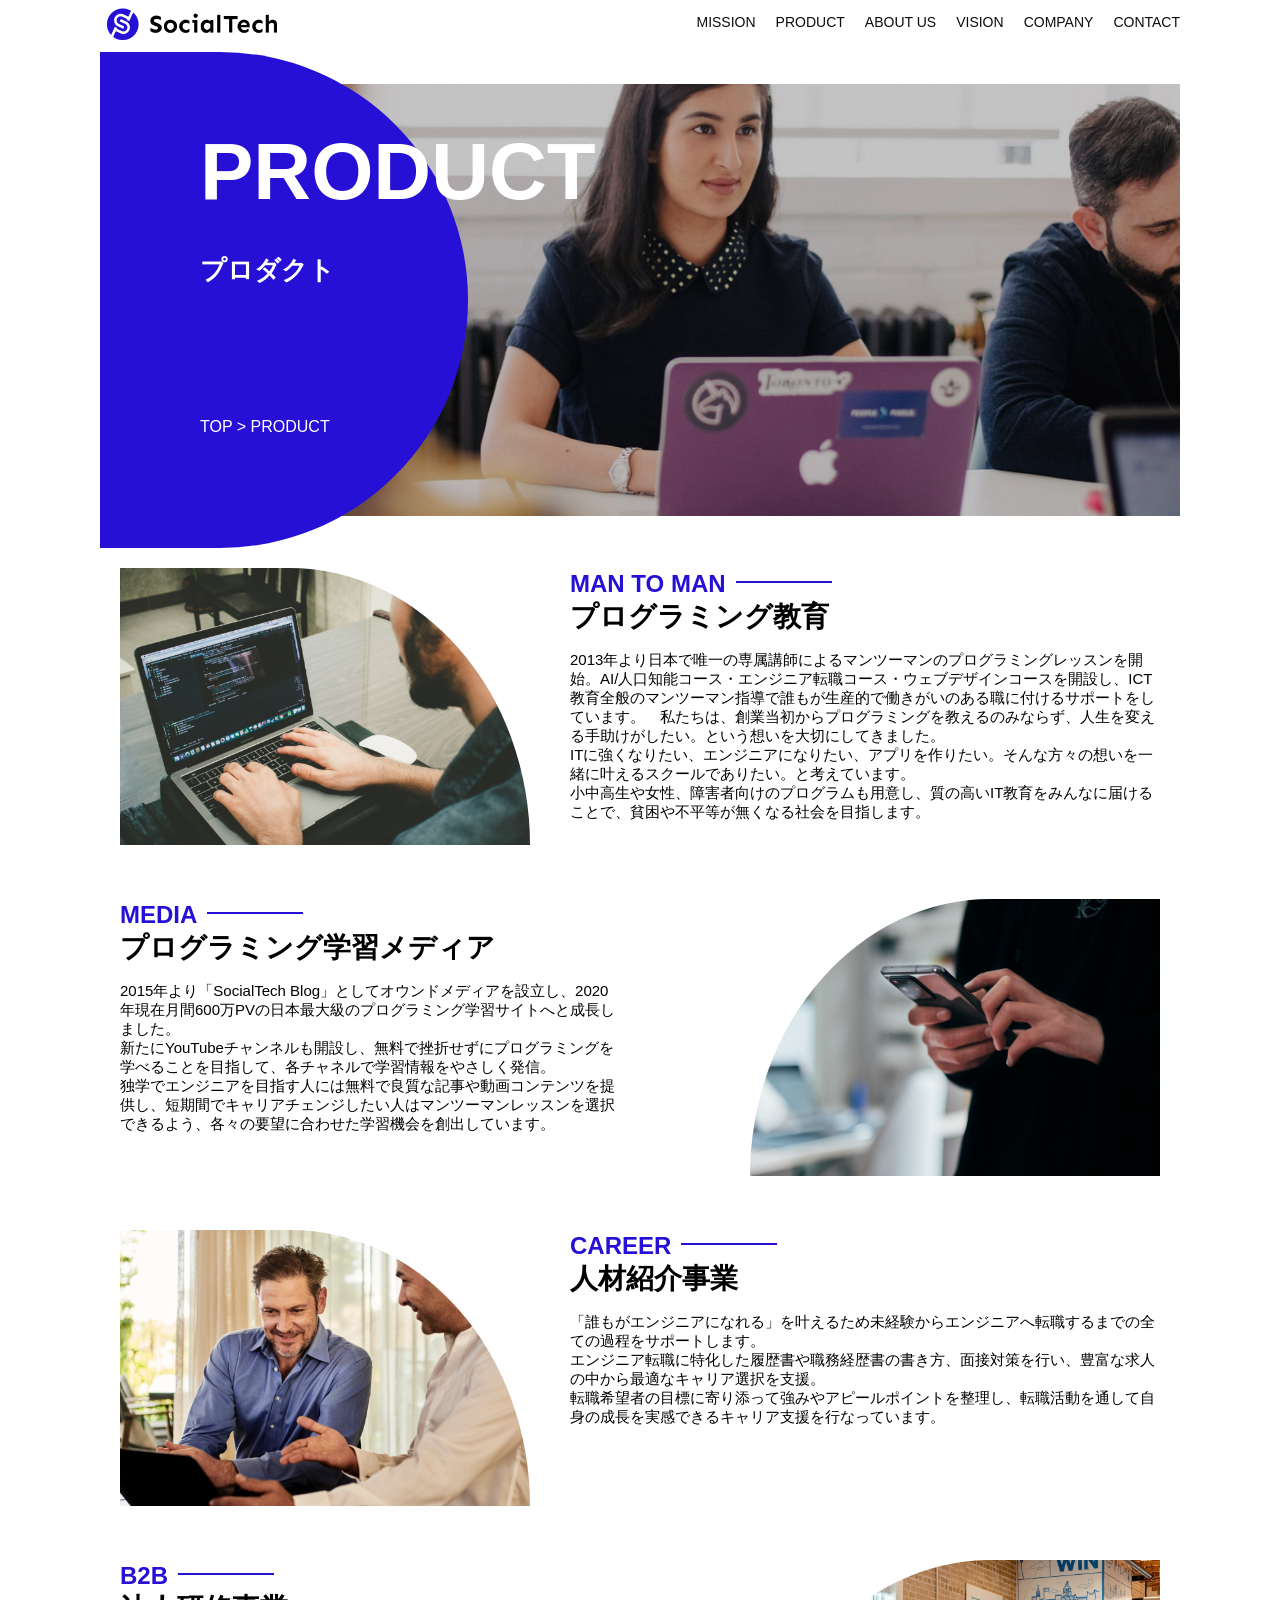
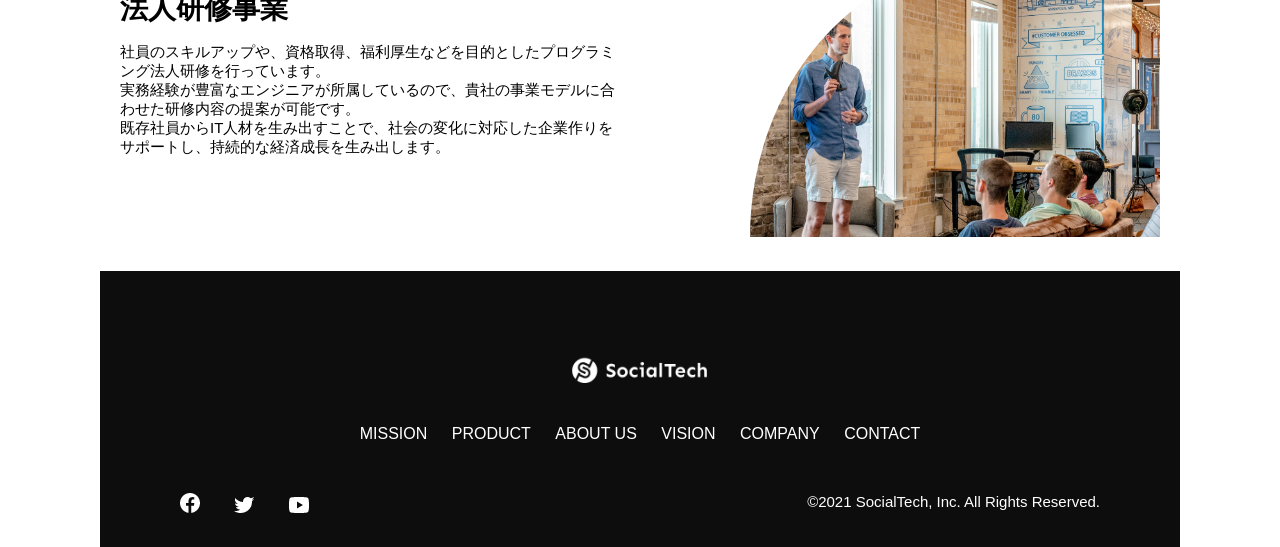
<file: kadai_tutorial_output/product.html>
<!DOCTYPE html>
<html>
  <head>
    <title>SocialTech -PRODUCT プロダクト</title>
    <meta charset="utf-8">
    <meta name="description" content="SocialTechの4つのプロダクトを紹介します">
    <meta name="viewport" content="width=device-width, initial-scale=1.0">
    <link rel="stylesheet" href="style.css">
  </head>

  <body>
    <!-- ヘッダー -->
    <header>
      <!-- ロゴ -->
      <a href="index.html" id="logo">
        <img src="images/logo.png" alt="トップページに戻る">
      </a>

      <!-- PC用ナビゲーション -->
      <nav id="nav-pc">
        <ul>
          <li><a href="mission.html">MISSION</a></li>
          <li><a href="product.html">PRODUCT</a></li>
          <li><a href="index.html#aboutus">ABOUT US</a></li>
          <li><a href="index.html#vision">VISION</a></li>
          <li><a href="index.html#company">COMPANY</a></li>
          <li><a href="index.html#contact">CONTACT</a></li>
        </ul>
      </nav>

      <!-- スマホ用メニューボタン -->
      <button id="menu-sp" onclick="document.getElementById('nav-sp').style.display = 'block'">
        <img src="images/button-menu.png" alt="ナビゲーションを開く">
      </button>

      <!-- スマホ用ナビゲーション -->
      <div id="nav-sp">
        <button id="close" onclick="document.getElementById('nav-sp').style.display = 'none'">
          <img src="images/button-close.png" alt="ナビゲーションを閉じる">
        </button>

        <nav>
          <ul>
            <li>
              <a id="logo-sp" href="index.html" onclick="document.getElementById('nav-sp').style.display = 'none'"><img src="images/logo-sp.png" alt="トップページに戻る"></a>
            </li>
            <li><a class="menu" href="mission.html" onclick="document.getElementById('nav-sp').style.display = 'none'">MISSION</a></li>
            <li><a class="menu" href="product.html" onclick="document.getElementById('nav-sp').style.display = 'none'">PRODUCT</a></li>
            <li><a class="menu" href="index.html#aboutus" onclick="document.getElementById('nav-sp').style.display = 'none'">ABOUT US</a></li>
            <li><a class="menu" href="index.html#vision" onclick="document.getElementById('nav-sp').style.display = 'none'">VISION</a></li>
            <li><a class="menu" href="index.html#company" onclick="document.getElementById('nav-sp').style.display = 'none'">COMPANY</a></li>
            <li><a class="menu" href="index.html#contact" onclick="document.getElementById('nav-sp').style.display = 'none'">CONTACT</a></li>
          </ul>
        </nav>
        <div id="sns">
          <a href="https://www.facebook.com/sejuku2013">
            <img src="images/button-facebook.png" alt="Facebookのリンク">
          </a>
          <a href="https://twitter.com/samuraijuku">
            <img src="images/button-twitter.png" alt="Twitterのリンク">
          </a>
          <a href="https://www.youtube.com/channel/UCCFOQO5aDK0xXam4cUQXT8g">
            <img src="images/button-youtube.png" alt="YouTubeのリンク">
          </a>
        </div>
      </div>
    </header>

    <main>
      <article>

        <section id="product-main">

          <div class="product-main-inner">
            <div id="product-title">
              <h1>PRODUCT<br><span>プロダクト</span></h1>
              <p>TOP > PRODUCT</p>
            </div>
          </div>

        </section>

        <section class="product-section product-section-left">

          <div class="product-section-img">
            <img src="images/product/product-mantoman.png" alt="PCでコードを書く男性">
          </div>

          <div class="product-read">
            <h2 class="product-h2">MAN TO MAN</h2>
            <h3 class="product-h3">プログラミング教育</h3>
            <p>
              2013年より日本で唯一の専属講師によるマンツーマンのプログラミングレッスンを開始。AI/人口知能コース・エンジニア転職コース・ウェブデザインコースを開設し、ICT教育全般のマンツーマン指導で誰もが生産的で働きがいのある職に付けるサポートをしています。　私たちは、創業当初からプログラミングを教えるのみならず、人生を変える手助けがしたい。という想いを大切にしてきました。<br>ITに強くなりたい、エンジニアになりたい、アプリを作りたい。そんな方々の想いを一緒に叶えるスクールでありたい。と考えています。<br>小中高生や女性、障害者向けのプログラムも用意し、質の高いIT教育をみんなに届けることで、貧困や不平等が無くなる社会を目指します。
            </p>
          </div>

        </section>

        <section class="product-section product-section-right">

          <div class="product-read">
            <h2 class="product-h2">MEDIA</h2>
            <h3 class="product-h3">プログラミング学習メディア</h3>
            <p>2015年より「SocialTech Blog」としてオウンドメディアを設立し、2020年現在月間600万PVの日本最大級のプログラミング学習サイトへと成長しました。<br>新たにYouTubeチャンネルも開設し、無料で挫折せずにプログラミングを学べることを目指して、各チャネルで学習情報をやさしく発信。<br>独学でエンジニアを目指す人には無料で良質な記事や動画コンテンツを提供し、短期間でキャリアチェンジしたい人はマンツーマンレッスンを選択できるよう、各々の要望に合わせた学習機会を創出しています。</p>
          </div>

          <div class="product-section-img">
            <img src="images/product/product-media.png" alt="スマートフォンを操作する人">
          </div>

        </section>

        <section class="product-section product-section-left">

          <div class="product-section-img">
            <img src="images/product/product-career.png" alt="笑顔で話し合う2人の男性">
          </div>

          <div class="product-read">
            <h2 class="product-h2">CAREER</h2>
            <h3 class="product-h3">人材紹介事業</h3>
            <p>「誰もがエンジニアになれる」を叶えるため未経験からエンジニアへ転職するまでの全ての過程をサポートします。<br>エンジニア転職に特化した履歴書や職務経歴書の書き方、面接対策を行い、豊富な求人の中から最適なキャリア選択を支援。<br>転職希望者の目標に寄り添って強みやアピールポイントを整理し、転職活動を通して自身の成長を実感できるキャリア支援を行なっています。<br></p>
          </div>

        </section>

        <section class="product-section product-section-right">

          <div class="product-read">
            <h2 class="product-h2">B2B</h2>
            <h3 class="product-h3">法人研修事業</h3>
            <p>社員のスキルアップや、資格取得、福利厚生などを目的としたプログラミング法人研修を行っています。<br>実務経験が豊富なエンジニアが所属しているので、貴社の事業モデルに合わせた研修内容の提案が可能です。<br>既存社員からIT人材を生み出すことで、社会の変化に対応した企業作りをサポートし、持続的な経済成長を生み出します。</p>
          </div>

          <div class="product-section-img">
            <img src="images/product/product-b2b.png" alt="講演中の男性とそれを聴く人々">
          </div>
          
        </section>

      </article>
    </main>

    <footer>
      <div id="footer-logo">
        <img src="images/logo-sp.png" alt="SocialTech">
      </div>
      <div id="footer-link">
        <a href="mission.html">MISSION</a>
        <a href="product.html">PRODUCT</a>
        <a href="index.html#aboutus">ABOUT US</a>
        <a href="index.html#vision">VISION</a>
        <a href="index.html#company">COMPANY</a>
        <a href="index.html#contact">CONTACT</a>
      </div>
      <div id="sns-footer">
        <div class="sns-btns">
          <a href="https://www.facebook.com/sejuku2013"><img src="images/button-facebook.png" alt="Facebookのリンク"></a>
          <a href="https://twitter.com/samuraijuku"><img src="images/button-twitter.png" alt="Twitterのリンク"></a>
          <a href="https://www.youtube.com/channel/UCCFOQO5aDK0xXam4cUQXT8g"><img src="images/button-youtube.png" alt="YouTubeのリンク"></a>
        </div>
        <p id="copyright">&copy;2021 SocialTech, Inc. All Rights Reserved.</p>
      </div>
    </footer>
    
  </body>
</html>
</file>
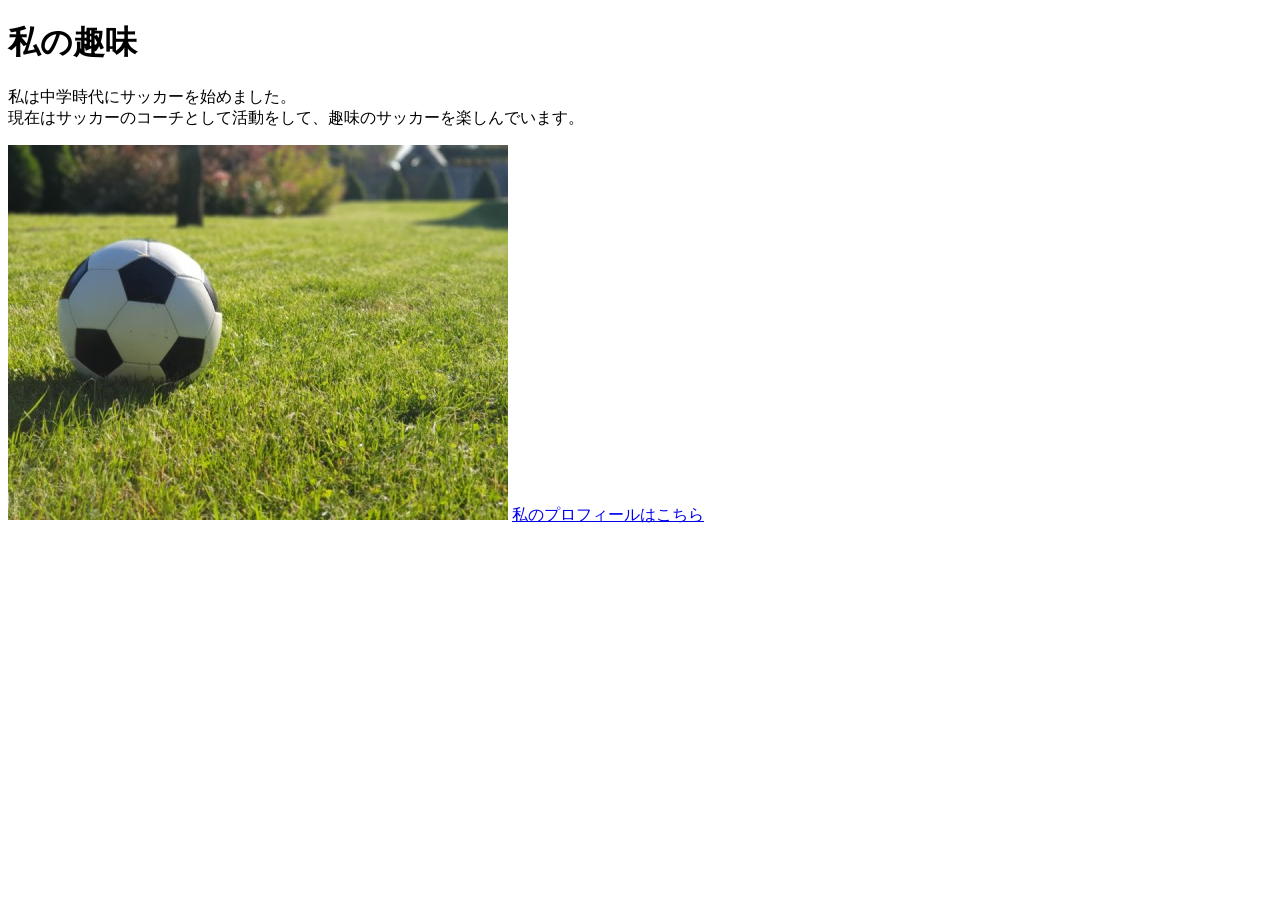
<file: kadai_005/html/kadai_005.html>
<!DOCTYPE html>
<html>
  <head>
    <title>5章課題</title>
    <meta name="description" content="このページは5章の課題です。">
    <meta charset="UTF-8">
  </head>
  <body>
    <h1>私の趣味</h1>
    <P>私は中学時代にサッカーを始めました。<br>
      現在はサッカーのコーチとして活動をして、趣味のサッカーを楽しんでいます。
      </P>
      <img src="../images/sample.jpg" alt="サッカーボール">
      <a href="https://x.com/samuraijuku">私のプロフィールはこちら</a>
      </body>
</html>
</file>
<file: kadai_tutorial_output/style.css>
/* PC、スマホ共通スタイル */
*{
  box-sizing: border-box;
}

p{
  font-size: 15px;
}

body{
  max-width: 1080px;
  margin: 0 auto 0 auto;
   font-family: "Source Sans Pro", "Hiragino Kaku Gothic ProN", Meiryo, Arial, sans-serif;
}

/* ヘッダー */
header{
  display: flex;
  justify-content: space-between;
}

/* ナビゲーションのレイアウト */
#nav-pc ul{
  font-size: 14px;
  display: flex;
  padding-left: 0;
}

/* ナビゲーションの各項目 */
#nav-pc li{
   list-style: none;
 }

 /* ナビゲーションのリンクの装飾設定 */
 #nav-pc a{
 text-decoration: none;
 margin-left: 20px;
 color: #0d0d0d;
 }

 #nav-pc a:hover{
  text-decoration: underline;
 }

 /* スマホ用ナビを非表示 */
 #nav-sp,
 #menu-sp {
  display: none;
 }

 /* メインビジュアル */
 #main-visual{
  position: relative;
  height: 400px;
 }

 #main-message{
  position: absolute;
  top: 0;
  left: 0;
  background-color: #2710d5;
  color: #ffffff;
  border-radius: 0 0 476px 0;
  /* border-radius：左上　右上　右下　左下の順番で角丸の半径を指定 */
  max-width: 620px;
  width: 100%;
  height: 100%;
  z-index: 11;
 }

 #main-message > h1{
  /*  「 > 」は#main-messageの直下にあるh1だけを選ぶという指定 */
  font-size: 60px;
  margin: 100px 0 0 50px;
 }

 #main-message > p{
  font-size: 28px;
  margin: 0 0 0 50px;
 }

 #main-visual > img{
  max-width: 620px;
  border-radius: 476px 0 0 0;
  position: absolute;
  top: 0;
  right: 0;
  z-index: 10;
 }

 /* 見出し */
 h2{
  margin: 40px 0 0 0;
 }

 h2::after{
  content: url(images/line.png);
  margin-left: 10px;
 }

 h3{
  font-size: 27px;
 }

 /* ミッション */
 #mission{
  margin: 80px auto 80px auto;
 }

 #mission-flex{
  display: flex;
 }

 #mission-flex > div{
  /* div要素 */
  width: 50%;
  margin: 20px;
 }

 /* セクション全体 */
 #mission-photo{
  /* 左側の画像 */
  width: 100%;
 }

#mission-flex{
  display: flex;
}

#s2dgs {
   margin-top: 50px;
   width: 100%;
 }

/* セクション内のコンテンツ */
#mission-flex > div{
  width: 50%;
  margin: 20px;
}

#mission-photo{
  width: 100%;
}

#s2dgs{
  margin-top: 50px;
  width: 100%;
}

/*  プロダクト  */
#product{
  background-color: #fafafa;
  margin: 80px 0 80px 0;
  padding: 10px 40px 0px 40px;
}

/*  外枠  */
#product .product-flex{
  margin-top: 40px;
  display: flex;
}

/*  左のカラム  */
#product-left{
  width: 50%;
  margin-right: 20px;
}

/* 　右のカラム　 */
#product-right{
  width: 50%;
  margin-left: 20px;
  margin-top: 80px;
}

/* 　画像＋説明の枠　 */
#product-left > div{
  position: relative;
  height: 480px;
  margin-right: 20px;
}

#product-right > div{
  position: relative;
  height: 480px;
  margin-left: 20px;
}

/* 　画像 */
.product-photo{
  width: 100%;
}

/* 　説明文の枠　 */
.product-explain{
  background-color: #ffffff;
  position: absolute;
  left: 0;
  bottom: 50px;
  margin: 0 40px 0 40px;
  padding: 20px;
  box-shadow: 5px 5px 10px rgba(0, 0, 0, 0.05);
}

/* 　説明文の英語　 */
.product-explain > span{
  color: #2710d5;
  font-weight: bold;
  font-size: 16px;
  margin: 0;
}

/*  説明文の見出し　 */
.product-explain > h3{
  margin: 5px 0 5px 0;
}

/* 　説明文　 */
.product-explain > p{
  font-size: 14px;
  margin: 0;
}

/* 　もっと見るボタン　 */
#product-more {
   text-align: center;
 }
 
 #product-more a {
   position: relative;
   bottom: -42px;
 }

/* 　ABOUT　US　 */
#aboutus{
  margin: 80px auto 80px auto;
}

/*　３つの組織文化と画像を入れる枠　*/
#aboutus > div{
  display: flex;
}

/*  画像  */
.culture-img{
  width: 50%;
  align-self: flex-start;
}

.culture-img2{
  margin-top: 50px;
  width: 100%;
}

/*  ３つの組織文化の表  */
.culture-table{
  margin-right: 50px;
}

/*  番号  */
.culture-num{
  font-size: 80px;
  color: #2710d5;
  padding: 0 20px 0 0;
}

/*  見出し  */
.culture-table th{
  text-align: left;
  font-size: 28px;
  font-weight: bold;
}

/*  組織文化英語  */
.culture-en{
  color: #2710d5;
  font-size: 24px;
}

/*  説明文  */
.culture-description{
  margin: 0;
}

/* 　ビジョン　 */
#vision{
  margin: 80px auto 80px auto;
}

/* 　セクション内の外枠　 */
#vision > div{
  display: flex;
  justify-content: space-between;
  flex-wrap: wrap;
}

/* 　7つの行動指針の枠　 */
.vision-box{
  width: 300px;
  height: 300px;
  margin-bottom: 30px;
  position: relative;
}

.vision-box > img{
  width: 100%;
  position: relative;
  z-index: 30;
}

.vision-box > div{
  position: absolute;
  top: 0;
  left: 0;
  z-index: 31;
  margin-right: 20px;
}

.vision-box > div > h4{
  color: #2710d5;
  font-size: 19px;
  margin: 80px 0 0 0;
}

.vision-box > div > h4::first-letter{
  font-size: 40px;
}

.vision-box > div > h5{
  font-size: 20px;
  margin: 0 0 0 0;
}

.vision-box > div > p{
  margin: 10px 0 0 0;
}

/* 会社概要 */
#company{
  margin: 80px auto 80px auto;
}

#company-table{
  width: 100%;
}

.tableheader{
  text-align: left;
  padding: 20px;
  border-bottom-color: #2710d5;
  border-bottom-width: 1px;
  border-bottom-style: solid;
  width: 100px;
}

.tableheader-first{
  border-top-color: #2710d5;
  border-top-width: 1px;
  border-top-style: solid;
}

.cell{
  padding: 30px;
  border-bottom-color: #ececec;
  border-bottom-width: 1px;
  border-bottom-style: solid;
}

.cell-first{
  border-top-color: #ececec;
  border-top-width: 1px;
  border-top-style: solid;
}

#company > iframe{
  width: 100%;
  height: 368px;
  margin-top: 40px;
}

/* お問い合わせ */
#contact {
  margin: 80px auto 80px auto;
}

/* 外枠 */
#contact > form > div {
  display: flex;
  flex-direction: row;
  flex-wrap: wrap;
  padding-bottom: 30px;
}

/* 左列の見出し */
.contact-heading {
  width: 240px;
  align-self: center;
}

/* 見出しのラベル */
.contact-label {
  font-weight: bold;
}
/* 必須 */
.dontact-span {
  color: #ce2222;
  margin: 0 0 0 20px;
  font-weight: bold;
}

/* テキストボックス */
.contact-textbox {
  border-top: 0px;
  border-left: 0px;
  border-right: 0px;
  border-bottom-width: 1px;
  border-bottom-color: #707070;
  border-style: solid;
  background-color: #fafafa;
  width: 400px;
  height: 56px;
}

/* お問い合わせ内容のテキストエリア */
.contact-textarea {
  border-top: 0px;
  border-left: 0px;
  border-right: 0px;
  border-bottom-width: 1px;
  border-bottom-color: #707070;
  background-color: #fafafa;
  width: 400px;
  height: 200px;
}

/* 個人情報の取り扱い */
#contact dt {
  font-weight: bold;
}

#contact dd {
  margin: 0 0 16px 0;
}

#contact dd p {
  margin: 0;
}

#contact dd ul {
  padding-left: 0;
}

#contact dd li {
  margin-bottom: 0;
  list-style: none;
}

/* フッター */
footer {
  background-color: #0d0d0d;
  text-align: center;
  padding: 80px 80px 30px 80px;
}

#footer-logo {
  margin-bottom: 30px;
}

#footer-link {
  margin-bottom: 50px;
}

#footer-link > a {
  text-decoration: none;
  margin: 10px;
  color: #ffffff;
}

#footer-link > a:hover {
  text-decoration: underline;
}

#sns-footer {
  display: flex;
  justify-content: space-between;
}

#sns-footer a {
  margin-right: 30px;
}

#copyright {
  color: #ffffff;
  margin: 0;
}

/* mission.html用スタイル */
/* ミッションのメインビジュアル */
.mission-main-inner {
  background-image: url(images/mission/mission-main.png);
  background-repeat: no-repeat;
  background-position-y: center;
}

#mission-title {
  background-color: #2710d5;
  width: 368px;
  color: #ffffff;
  height: 496px;
  border-radius: 0 248px 248px 0;
  position: relative;
}

#mission-title h1 {
  position: absolute;
  top: 0;
  left: 100px;
  font-size: 80px;
  line-height: 1;
}

#mission-title h1 span {
  font-size: 26px;
}

#mission-title > p {
  position: absolute;
  top: 350px;
  left: 100px;
  font-size: 16px;
}

/* ミッションページ　S2DGSの設定 */
#mission-s2dgs {
  padding: 20px;
}

.mission-h2 {
  color: #2710d5;
  font-size: 40px;
}

.mission-h2::after {
  content: none;
}

#mission-s2dgs {
  padding: 20px;
}

.mission-h2 {
  color: #2710d5;
  font-size: 40px;
}

.mission-h2::after {
  content: none;
}

/* ミッションページ　5つのゴールの設定 */
#mission-five-goals {
  padding: 20px;
  display: flex;
}

#mission-five-goals .five-goals-image {
  width: 30%;
  padding: 20px;
}

#mission-five-goals .five-goals-image img {
  width: 100%;
}

#mission-five-goals .five-goals-read {
  width: 70%;
  padding: 20px;
}

#mission-five-goals .five-goals-read > div {
  margin-bottom: 40px;
}

.fivegoals-image-right {
  float: right;
  margin: 20px;
}

.fivegoals-image-left {
  float: left;
  margin: 20px;
}

.fivegoals-number {
  color: #2710d5;
  font-size: 48px;
  font-weight: bold;
  margin: 0;
}

.fivegoals-h3 {
  font-size: 28px;
  margin: 0;
}

.fivegoals-p {
  margin: 0;
}

/* プロダクトのページ */
.product-main-inner {
  background-image: url(images/product/product-main.png);
  background-repeat: no-repeat;
  background-position-y: center;
}

#product-title {
  background-color: #2710d5;
  width: 368px;
  color: #ffffff;
  height: 496px;
  border-radius: 0 248px 248px 0;
  position: relative;
}

#product-title h1 {
  position: absolute;
  top: 0;
  left: 100px;
  font-size: 80px;
  line-height: 1;
}

#product-title h1 span {
  font-size: 26px;
}

#product-title > p {
  position: absolute;
  top: 350px;
  left: 100px;
  font-size: 16px;
}

/* セクション */
.product-section {
  display: flex;
  padding: 20px 20px 0;
}

.product-section .product-section-img {
  width: 450px;
}

.product-section-left .product-section-img img {
  width: 100%;
  padding: 0 40px 30px 0;
  border-radius: 0 432px 0 0;
}

.product-section-left .product-read {
  width: 50%;
  flex-grow: 1;
}

.product-section-left .product-read p {
  margin-bottom: 0;
}

.product-section-right {
  justify-content: space-between;
}

.product-section-right .product-section-img img {
  width: 100%;
  padding: 0 0 30px 40px;
  border-radius: 432px 0 0 0;
}

.product-section-right .product-read {
  width: 500px;
}

.product-h2 {
  color: #2710d5;
  font-size: 24px;
  margin: 0;
}

.product-h3 {
  font-size: 28px;
  margin: 0;
}

/* ========================
   スマートフォン用のスタイル
   ======================== */

/* メディアクエリ */
/* 画面幅が767px以下のとき */
@media screen and (max-width:767px) {
  /* スマートフォン用のスタイルを指定する */
  /* PC用ナビゲーション非表示 */
  #nav-pc {
    display: none;
  }


/* ハンバーガーメニュー */
#menu-sp {
  display: block;
  background-color: transparent;
  float: right;
  padding: 0;
  border: none;
}


/* スマホ用ナビゲーションの表示切替 */
/* 初期状態、レイアウトと非表示設定 */
#nav-sp {
  background-color: #2710d5;
  position: fixed;
  left: 0;
  top: 0;
  height: 100%;
  width: 100%;
  display: none;
  z-index: 100;   
}


/* ×ボタン */
#close {
  position: absolute;
  top: 20px;
  right: 20px;
  background-color: transparent;
  border: none;
}

#nav-sp nav ul {
  padding-left: 0;
}

#nav-sp nav li {
  list-style: none;
}

/* ナビゲーションメニュー用ロゴ */
#logo-sp {
  margin: 80px 0 30px 20px;
}

/* ナビゲーションのリンクの装飾設定 */
#nav-sp nav a {
  display: block;
  color: #ffffff;
}

#nav-sp nav a:hover {
  text-decoration: underline;
}

#nav-sp .menu {
  text-decoration: none;
  margin: 0 20px 0 20px;
  height: 44px;
  font-size: 16px;
  background-image: url(images/arrow.png);
  background-repeat: no-repeat;
  background-position: right top;
}

#sns {
  position: absolute;
  bottom: 20px;
  left: 20px;
}

#sns > a {
  margin-right: 30px;
}

/* メインビジュアル */
#main-visual {
  position: relative;
  height: 470px;
}

#main-visual > div {
  text-align: center;
  height: 280px;
}

#main-visual h1 {
  font-size: 28px;
  margin: 90px 0 0 0;
}

#main-visual > div > p {
  margin: 0;
  font-size: 15px;
}

#main-visual > img {
  width: 100%;
  border-radius: 476px 0 0 0;
  top: auto;
  bottom: 0;
}

/* 見出し */
h2 {
  margin: 15px 0 15px 0;
}

h3 {
  font-size: 24px;
  margin: 10px 0 0 0;
}

/* ミッション */
#mission {
  margin: 20px 0 20px 0;
  padding: 0 20px 0 20px;
}

#mission-flex {
  flex-direction: column;
}

#mission-flex > div {
  width: 100%;
  margin: 0;
}

/* プロダクト */
#product {
  margin: 0;
  padding: 10px 20px 0 20px;
}

/* 外枠 */
#product .product-flex {
  flex-direction: column;
  margin: 0;
}

/* 左右のカラム　スマホでは縦並び */
#product-left,
#product-right {
  width: 100%;
  margin: 0;
}

/* 画像＋説明の枠 */
#product-left > div,
#product-right > div {
  height: auto;
  margin: 0;
}

/* 説明文の枠 */
.product-explain {
  position: relative;
  margin: 0;
}

.product-explain > h3 {
  margin: 10px 0 10px 0;
  font-size: 24px;
}

/* もっと見るボタン */
#product-more {
  text-align: left;
}

/* ABOUT US */
#aboutus {
  margin: 80px 20px 80px 20px;
}

#aboutus > div {
  flex-direction: column;
}

.culture-table th {
  font-size: 16px;
}

.culture-table {
  margin-right: 0;
  padding-right: 20px;
  order: 2;
}

.culture-img {
  width: 100%;
  order: 1;
}

.culture-img2 {
  margin-top: 0;
}

.culture-num {
  padding: 0;
}

.culture-description {
  margin: 0;
}

/* ビジョン */
#vision {
  margin: 80px 20px 80px 20px;
}

.vision-box > img {
  position: absolute;
  top: 0;
  left: 0;
}

.vision-box > div > h4 {
  margin: 60px 0 0 0;
}

/* 会社概要 */
#company {
  margin: 0 20px 0 20px;
}

#company > h3 {
  margin-bottom: 20px;
}

.tableheader {
  width: 50px;
}

.cell {
  padding: 20px;
}

#company > iframe {
  height: 240px;
}

/* お問い合わせ */
#contact {
  margin: 80px 20px 80px 20px;
}

#contact > h3 {
  margin-bottom: 20px;
}

#contact > form > div {
  flex-direction: column;
  margin-bottom: 20px;
}

.contact-heading {
  align-self: auto;
  margin-bottom: 20px;
}

.contact-textbox {
  min-width: 300px;
  width: 100%;
}

.contact-textarea {
  height: 150px;
  width: 100%;
}

.radiobutton {
  margin-bottom: 20px;
}

/* フッター */
footer {
  padding: 30px 20px 50px 20px;
  text-align: left;
}

#footer-link > a {
  margin: 0 20px 30px 0;
  display: block;
  background-image: url(images/arrow.png);
  background-repeat: no-repeat;
  background-position: right top;
}

#footer-link > a:hover {
  text-decoration: underline;
}

#sns-footer {
  flex-direction: column;
  justify-content: flex-start;
}

#copyright {
  font-size: 12px;
  margin-top: 30px;
}

/* mission.html用スタイル */
/* ミッションのメインビジュアル */
#mission-main {
  height: 256px;
  margin-top: 4%;
  position: relative;
}

.mission-main-inner {
  height: 80%;
  background-size: cover;
}

#mission-title {
  width: 136px;
  height: 256px;
  position: absolute;
  top: -10%;
}

#mission-title h1 {
  left: 20px;
  font-size: 40px;
}

#mission-title h1 span {
  font-size: 18px;
}

#mission-title > p {
  top: 180px;
  left: 20px;
  font-size: 13px;
}

/* ミッションページ　S2DGSの設定 */
.mission-h2 {
  font-size: 38px;
  margin: 0;
}

.mission-h2::after {
  content: none;
}

#mission-s2dgs > img {
  width: 100%;
}

/* ミッションページ　5つのゴール設定 */
#mission-five-goals {
  flex-direction: column;
}

#mission-five-goals > div {
  padding: 0;
}

#mission-five-goals .five-goals-image,
#mission-five-goals .five-goals-read   {
  width: 100%;
  padding: 0;
}

#mission-five-goals .five-goals-read > div {
  display: flex;
  flex-direction: column;
}

.fivegoals-image-right,
.fivegoals-image-left   {
  align-self: center;
}

/* プロダクトのページ */
#product-main {
  height: 256px;
  margin-top: 4%;
  position: relative;
}

.product-main-inner {
  height: 80%;
  background-size: cover;
}

#product-title {
  width: 136px;
  height: 256px;
  position: absolute;
  top: -10%;
}

#product-title h1 {
  left: 20px;
  font-size: 40px;
}

#product-title h1 span {
  font-size: 18px;
}

#product-title > p {
  top: 180px;
  left: 20px;
  font-size: 13px;
}

/* セクション */
.product-section {
  flex-direction: column;
}

.product-section .product-section-img {
  width: 100%;
}

.product-section .culture-img img {
  width: 100%;
  padding: 0;
}

.product-section-left .product-section-img img {
  border-radius: 0 300px 0 0;
}

.product-section-left .product-read {
  width: 100%;
  flex-grow: 1;
}

.product-section-right .product-section-img img {
  order: 1;
  border-radius: 300px 0 0 0;
}

.product-section-right .product-read {
  order: 2;
  width: 100%;
}

}
</file>
<file: kadai_018/style.css>
#top{
  width: 800px;
  background-color: #dcc9f4;
  padding: 20px 0 20px 0;
  box-sizing: border-box;
  text-align: center;
  margin: 0 auto;
}

.top-child{
 width: 20%;
 background-color: #ffd9df;
 display: inline-block;
 margin: 0 5px;
}

#middle{
  width: 800px;
  height: 800px;
  background-color: #ffd9df;
  position: relative;
  margin: 20px auto;
}

#middle-child01{
  width: 200px;
  height: 200px;
  background-color: #87ceeb;
  position: absolute;
  top: 100px;
  left: 100px;
}

#middle-child02{
  width: 200px;
  height: 200px;
  background-color: #87ceeb;
  position: absolute;
  top: 300px;
  left: 300px;
}

#middle-child03{
  width: 200px;
  height: 200px;
  background-color: #87ceeb;
  position: absolute;
  top: 500px;
  left: 500px;
}

#bottom{
  width: 800px;
  height: 300px;
  margin: 0 auto;
  background-color: #87ceeb;
}

#bottom-child01{
  width: 400px;
  height: 100px;
  background-color: #e5dcf0;
}

#bottom-child02{
  width: 400px;
  height: 100px;
  background-color: #e5dcf0;
  position: relative;
  left: 200px;
}

#bottom-child03{
  width: 400px;
  height: 100px;
  background-color: #e5dcf0;
  position: relative;
  left: 400px;
}
</file>
<file: kadai_022/style.css>
h1, p, body{
  margin: 0;
}

.p, a{
  font-size: 20px;
}

header{
  padding: 20px;
  background-color: rgb(244, 79, 79);
  text-align: center;
}

h1{
  color: rgb(255, 255, 255);
}

main{
  padding: 10px;
}

#parent{
  display: flex;
  justify-content: space-evenly;
}

.contents{
  border: 3px solid rgb(238, 204, 204);
  flex-basis: 25%;
  padding: 10px 15px;
  margin: 20px 0;
  text-align: center;
}

h2{
  font-size: 25px;
  text-decoration: underline 3px dotted rgb(236, 122, 122);
}

h2::before{
  content: "●";
  color: rgb(239, 111, 139);
}

.contents p:nth-of-type(2)::first-letter{
  font-weight: bold;
  color: rgb(97, 206, 249);
}
 

.contents img{
  display: block;
  margin: 10px auto;
  width: 70%;
}

footer{
  background-color: rgb(244, 79, 79);
  text-align: center;
}

a{
  color: rgb(255, 255, 255);
}

a:visited{
  color: rgb(193, 234, 251);
}

a:hover{
  color: rgb(245, 178, 168);
}

@media screen and (max-width:768px){
 h2{
  font-size: 30px;
 }

 p{
  font-size: 25px;
 }

 #parent{
  flex-direction: column;
 }
}
</file>
<file: kadai_15/style.css>
html {
  font-size: 20px;
}

body{
  font-family: "Arial", "Meiryo", sans-serif;
  text-align: center;
}

.blue{
  color: skyblue;
}

.pink{
  color: rgb(255, 192, 203);
}

h1{
  font-family: 'Josefin Sans', sans-serif;
  font-size: 2rem;
  letter-spacing: 1.2em;
  text-shadow: 1px 1px 2px gray;
  border-bottom: solid 3px rgb(115, 115, 114);
}

#basic p {
 font-weight: bold;
}
</file>
